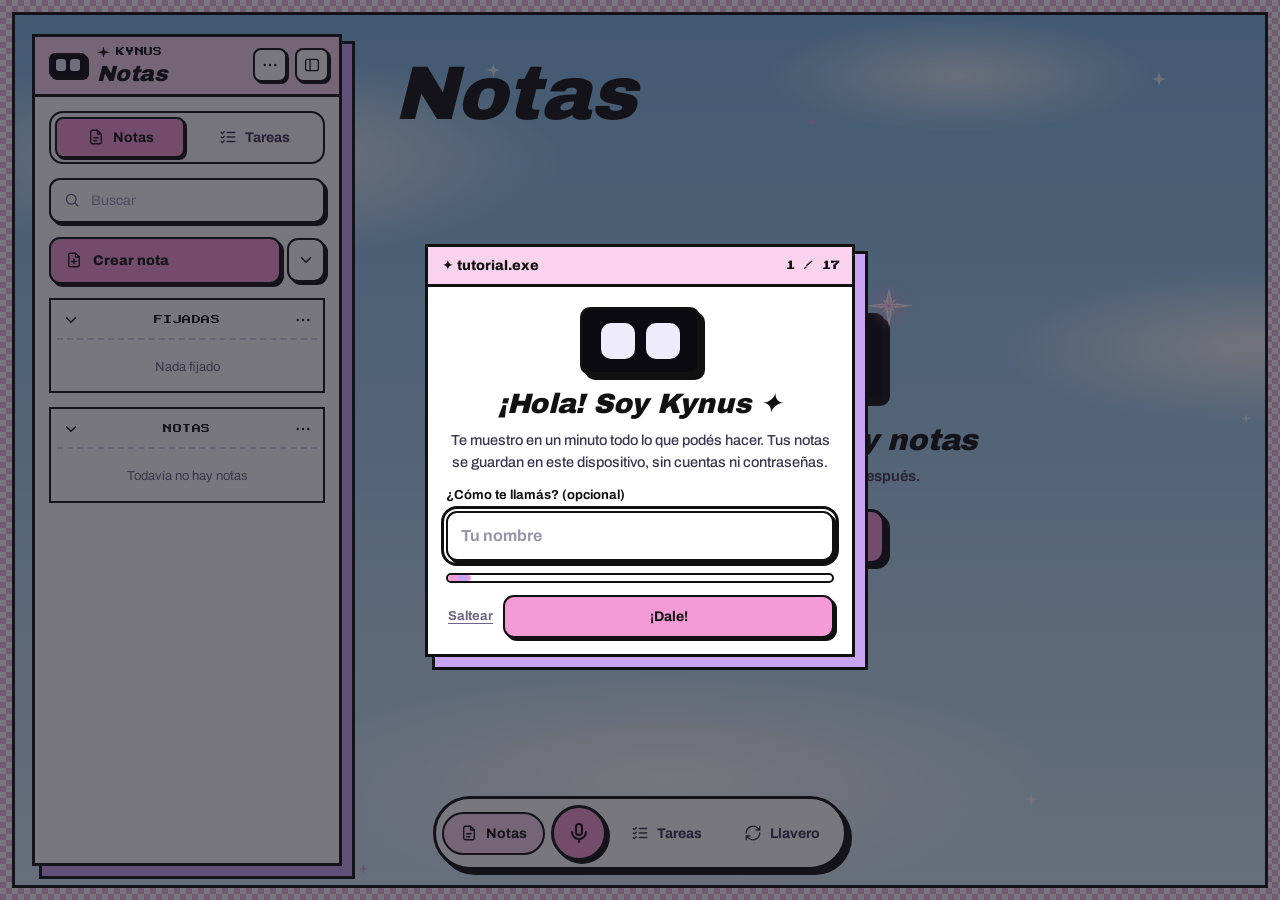
<file: index.html>
<!DOCTYPE html>
<html lang="es">
<head>
<meta charset="UTF-8">
<meta name="viewport" content="width=device-width, initial-scale=1, viewport-fit=cover">
<meta name="theme-color" content="#7FB9E6">
<meta name="apple-mobile-web-app-capable" content="yes">
<meta name="apple-mobile-web-app-status-bar-style" content="default">
<title>Kynus</title>
<meta name="apple-mobile-web-app-title" content="Kynus">
<link rel="icon" href="/iconos/favicon.svg?v=11" type="image/svg+xml">
<link rel="icon" href="/iconos/favicon-32.png?v=11" sizes="32x32" type="image/png">
<link rel="apple-touch-icon" href="/iconos/icono-180.png?v=11">
<link rel="manifest" href="/manifest.webmanifest?v=11">
<link rel="preconnect" href="https://fonts.googleapis.com">
<link rel="preconnect" href="https://fonts.gstatic.com" crossorigin>
<link href="https://fonts.googleapis.com/css2?family=Archivo+Black&family=Archivo:ital,wght@0,400..800;1,400..800&family=Press+Start+2P&display=swap" rel="stylesheet">
<script>
  // Decide el diseño según el DISPOSITIVO, no solo el ancho: celulares y tablets chicas
  // usan movil.css aunque el navegador esté en "Sitio de escritorio".
  (function(){
    var h = document.documentElement;
    var ua = navigator.userAgent || "";
    var lado = Math.min(screen.width, screen.height);
    var esCel = /Android|iPhone|iPod|Mobile|IEMobile|Opera Mini/i.test(ua) ||
                (navigator.maxTouchPoints > 1 && /Macintosh/.test(ua) && lado < 700) ||
                (window.matchMedia && matchMedia("(pointer:coarse)").matches && lado <= 900);
    function aplicar(){
      var movil = esCel || window.innerWidth <= 860;
      h.classList.toggle("movil", movil);
      // Si el celular igual dibuja la página como si fuera una PC (viewport de ~980px),
      // se amplía todo para que quede del tamaño real de la pantalla.
      var escala = 1;
      if (esCel && screen.width && window.innerWidth > screen.width * 1.3) escala = window.innerWidth / screen.width;
      h.style.zoom = escala > 1 ? escala : "";
    }
    aplicar();
    window.addEventListener("resize", aplicar);
    window.addEventListener("orientationchange", aplicar);
  })();
</script>
<link rel="stylesheet" href="/styles.css?v=21">
<link rel="stylesheet" href="/movil.css?v=21">
</head>
<body>

<!-- La estrella del logo (la misma de la presentación) -->
<svg width="0" height="0" style="position:absolute" aria-hidden="true" focusable="false">
  <defs>
    <symbol id="estrella" viewBox="-37 -29 74 62">
      <g style="fill: currentColor">
        <polygon points="0,0 10.8,-3.5 36,0 10.8,3.5"/>
        <polygon points="0,0 -10.8,3.5 -36,0 -10.8,-3.5"/>
        <polygon points="0,0 -4.5,-8.4 0,-28 4.5,-8.4"/>
        <polygon points="0,0 4.5,9.6 0,32 -4.5,9.6"/>
        <polygon points="0,0 1.2,-5.16 10.61,-10.61 5.16,-1.2"/>
        <polygon points="0,0 -4.74,-0.78 -9.19,-9.19 -0.78,-4.74"/>
        <polygon points="0,0 4.74,0.78 9.19,9.19 0.78,4.74"/>
        <polygon points="0,0 -0.99,4.95 -9.9,9.9 -4.95,0.99"/>
      </g>
      <g style="stroke: var(--tallado, transparent); stroke-width: 1.3; stroke-linecap: round">
        <line x1="0" y1="0" x2="19.8" y2="0"/><line x1="0" y1="0" x2="-19.8" y2="0"/>
        <line x1="0" y1="0" x2="0" y2="-15.4"/><line x1="0" y1="0" x2="0" y2="17.6"/>
        <line x1="0" y1="0" x2="6.36" y2="-6.36"/><line x1="0" y1="0" x2="-5.52" y2="-5.52"/>
        <line x1="0" y1="0" x2="5.52" y2="5.52"/><line x1="0" y1="0" x2="-5.94" y2="5.94"/>
      </g>
    </symbol>
  </defs>
</svg>

<!-- Estrellitas que titilan en el cielo (sólo opacidad: no cuestan nada) -->
<div class="estrellitas" aria-hidden="true"><i></i><i></i><i></i><i></i><i></i><i></i><i></i></div>

<div class="app">

  <!-- ============ SIDEBAR ============ -->
  <aside class="sidebar" id="sidebar">
    <header class="side-head">
      <div class="side-titulo">
        <span class="ojitos" aria-hidden="true"><i></i><i></i></span>
        <svg class="side-estrella" aria-hidden="true"><use href="#estrella"/></svg>
        <div>
          <p class="marca">KYNUS</p>
          <h1 id="sideTitulo">Notas</h1>
        </div>
      </div>
      <div class="side-acciones">
        <button class="icono" id="btnMenu" title="Más opciones" aria-label="Más opciones">
          <svg viewBox="0 0 24 24"><circle cx="5" cy="12" r="1.6"/><circle cx="12" cy="12" r="1.6"/><circle cx="19" cy="12" r="1.6"/></svg>
        </button>
        <button class="icono solo-pc" id="btnPanel" title="Ocultar panel" aria-label="Ocultar panel">
          <svg viewBox="0 0 24 24" fill="none" stroke="currentColor" stroke-width="1.8"><rect x="3.5" y="4.5" width="17" height="15" rx="2.5"/><path d="M9.5 4.5v15"/></svg>
        </button>
      </div>
    </header>

    <p class="saludo" id="saludo" hidden></p>

    <div class="tabs caja">
      <button class="tab activa" data-tab="notas">
        <svg viewBox="0 0 24 24" fill="none" stroke="currentColor" stroke-width="1.8" stroke-linecap="round" stroke-linejoin="round"><path d="M14 3H7a2 2 0 0 0-2 2v14a2 2 0 0 0 2 2h10a2 2 0 0 0 2-2V8z"/><path d="M14 3v5h5M9 13h6M9 17h4"/></svg>
        Notas
      </button>
      <button class="tab" data-tab="tareas">
        <svg viewBox="0 0 24 24" fill="none" stroke="currentColor" stroke-width="1.8" stroke-linecap="round" stroke-linejoin="round"><path d="m3 6 1.5 1.5L7 5M3 12l1.5 1.5L7 11M3 18l1.5 1.5L7 17M11 6h10M11 12h10M11 18h10"/></svg>
        Tareas
      </button>
    </div>

    <div class="buscar caja">
      <svg viewBox="0 0 24 24" fill="none" stroke="currentColor" stroke-width="1.8" stroke-linecap="round"><circle cx="11" cy="11" r="6.5"/><path d="m20 20-4-4"/></svg>
      <input type="search" id="buscador" placeholder="Buscar" autocomplete="off">
    </div>

    <div class="crear caja">
      <button class="btn-crear" id="btnCrear">
        <svg viewBox="0 0 24 24" fill="none" stroke="currentColor" stroke-width="1.8" stroke-linecap="round" stroke-linejoin="round"><path d="M14 3H7a2 2 0 0 0-2 2v14a2 2 0 0 0 2 2h10a2 2 0 0 0 2-2V8z"/><path d="M14 3v5h5M12 11v6M9 14h6"/></svg>
        <span id="txtCrear">Crear nota</span>
      </button>
      <button class="icono" id="btnCrearMas" aria-label="Más formas de crear">
        <svg viewBox="0 0 24 24" fill="none" stroke="currentColor" stroke-width="1.8" stroke-linecap="round"><path d="m6 9 6 6 6-6"/></svg>
      </button>
    </div>

    <div class="secciones">
      <section class="seccion caja" data-sec="fijadas">
        <header class="sec-head">
          <button class="icono chico plegar" aria-label="Plegar"><svg viewBox="0 0 24 24" fill="none" stroke="currentColor" stroke-width="1.8" stroke-linecap="round"><path d="m6 9 6 6 6-6"/></svg></button>
          <h2>Fijadas</h2>
          <button class="icono chico orden" aria-label="Ordenar"><svg viewBox="0 0 24 24"><circle cx="5" cy="12" r="1.6"/><circle cx="12" cy="12" r="1.6"/><circle cx="19" cy="12" r="1.6"/></svg></button>
        </header>
        <ul class="lista" id="listaFijadas"></ul>
        <p class="vacia" id="vaciaFijadas">Nada fijado</p>
      </section>

      <section class="seccion caja" data-sec="todas">
        <header class="sec-head">
          <button class="icono chico plegar" aria-label="Plegar"><svg viewBox="0 0 24 24" fill="none" stroke="currentColor" stroke-width="1.8" stroke-linecap="round"><path d="m6 9 6 6 6-6"/></svg></button>
          <h2 id="tituloTodas">Notas</h2>
          <button class="icono chico orden" aria-label="Ordenar"><svg viewBox="0 0 24 24"><circle cx="5" cy="12" r="1.6"/><circle cx="12" cy="12" r="1.6"/><circle cx="19" cy="12" r="1.6"/></svg></button>
        </header>
        <ul class="lista" id="listaTodas"></ul>
        <p class="vacia" id="vaciaTodas">Todavía no hay notas</p>
      </section>
    </div>
  </aside>

  <!-- ============ PRINCIPAL ============ -->
  <main class="principal" id="principal">
    <button class="icono btn-abrir-panel" id="btnAbrirPanel" title="Mostrar panel" aria-label="Mostrar panel" hidden>
      <svg viewBox="0 0 24 24" fill="none" stroke="currentColor" stroke-width="1.8"><rect x="3.5" y="4.5" width="17" height="15" rx="2.5"/><path d="M9.5 4.5v15"/></svg>
    </button>

    <!-- Vacío -->
    <section class="vacio" id="vistaVacia">
      <h1 class="titulo-pagina" id="tituloPagina">Notas</h1>
      <div class="vacio-centro">
        <div class="mascota" aria-hidden="true">
          <span class="ojitos grande"><i></i><i></i></span>
          <svg class="mascota-estrella"><use href="#estrella"/></svg>
        </div>
        <h2 id="vacioTitulo">Todavía no hay notas</h2>
        <p id="vacioSub">Escribí ahora. Organizá después.</p>
        <button class="btn-acento" id="btnCrearVacio">
          <svg viewBox="0 0 24 24" fill="none" stroke="currentColor" stroke-width="2" stroke-linecap="round"><path d="M12 5v14M5 12h14"/></svg>
          <span id="txtCrearVacio">Crear nota</span>
        </button>
      </div>
    </section>

    <!-- Editor -->
    <section class="editor" id="vistaEditor" hidden>
      <header class="ed-head">
        <button class="icono solo-movil" id="btnVolver" aria-label="Volver">
          <svg viewBox="0 0 24 24" fill="none" stroke="currentColor" stroke-width="2" stroke-linecap="round" stroke-linejoin="round"><path d="m15 18-6-6 6-6"/></svg>
        </button>
        <span class="ed-ventana" id="edVentana">nota.txt</span>
        <div class="ed-acciones">
          <button class="icono" id="btnFijar" title="Fijar" aria-label="Fijar">
            <svg viewBox="0 0 24 24" fill="none" stroke="currentColor" stroke-width="1.8" stroke-linecap="round" stroke-linejoin="round"><path d="M12 17v5M9 3h6l-1 6 3 3v2H7v-2l3-3z"/></svg>
          </button>
          <button class="icono" id="btnZen" title="Modo lectura" aria-label="Modo lectura">
            <svg viewBox="0 0 24 24" fill="none" stroke="currentColor" stroke-width="1.8" stroke-linecap="round" stroke-linejoin="round"><path d="M2 12s3.5-7 10-7 10 7 10 7-3.5 7-10 7S2 12 2 12z"/><circle cx="12" cy="12" r="3"/></svg>
          </button>
        </div>
      </header>

      <div class="ed-hoja" id="edHoja">
        <div class="ed-portada" id="edPortada" hidden></div>
        <textarea id="edTitulo" class="ed-titulo" placeholder="Sin título" autocomplete="off" rows="1" spellcheck="true"></textarea>

        <div class="ed-meta">
          <button class="estado" id="edEstado" data-estado="borrador" title="Cambiar estado"><i></i><span>Borrador</span></button>
          <span class="contador" id="edContador">0 / 35.000 caracteres</span>
          <span class="ed-fecha" id="edFecha"></span>
        </div>

        <div class="toolbar" id="toolbar">
          <button data-cmd="bold" title="Negrita"><b>B</b></button>
          <button data-cmd="italic" title="Cursiva"><i>I</i></button>
          <button data-cmd="underline" title="Subrayado"><u>U</u></button>
          <button data-cmd="strikeThrough" title="Tachado"><s>S</s></button>
          <span class="sep"></span>
          <button data-block="H2" title="Título (en una presentación, cada título es una diapositiva)">H</button>
          <button data-cmd="insertUnorderedList" title="Lista">•</button>
          <button data-cmd="insertOrderedList" title="Lista numerada">1.</button>
          <button data-check title="Lista con casillas">
            <svg viewBox="0 0 24 24" fill="none" stroke="currentColor" stroke-width="2" stroke-linecap="round" stroke-linejoin="round"><rect x="3" y="4" width="7" height="7" rx="1"/><path d="m4.5 7.5 1.5 1.5 2.5-3M14 7.5h7M3 14h7v7H3zM14 17.5h7"/></svg>
          </button>
          <button data-block="BLOCKQUOTE" title="Cita">❝</button>
          <span class="sep"></span>
          <button id="tbFoto" title="Agregar foto">
            <svg viewBox="0 0 24 24" fill="none" stroke="currentColor" stroke-width="1.8" stroke-linecap="round" stroke-linejoin="round"><rect x="3" y="5" width="18" height="14" rx="2"/><circle cx="9" cy="10" r="1.6"/><path d="m21 16-5-5-8 8"/></svg>
          </button>
          <button id="tbAudio" title="Grabar audio">
            <svg viewBox="0 0 24 24" fill="none" stroke="currentColor" stroke-width="1.8" stroke-linecap="round"><rect x="9" y="3" width="6" height="11" rx="3"/><path d="M5 11a7 7 0 0 0 14 0M12 18v3"/></svg>
          </button>
          <button id="tbDictar" title="Dictar (voz a texto)">
            <svg viewBox="0 0 24 24" fill="none" stroke="currentColor" stroke-width="1.8" stroke-linecap="round"><path d="M4 7h10M4 12h7M4 17h5"/><rect x="15" y="9" width="5" height="8" rx="2.5"/></svg>
          </button>
        </div>

        <!-- Nota -->
        <div id="edCuerpo" class="ed-cuerpo" contenteditable="true" data-placeholder="Anotá una idea, una decisión o el próximo paso que no querés olvidar…"></div>

        <!-- Tarea -->
        <div id="edTareas" class="ed-tareas" hidden>
          <ul id="items" class="items"></ul>
          <form class="nuevo-item" id="formItem">
            <span class="check falso"></span>
            <input type="text" id="nuevoItem" placeholder="Agregar tarea" autocomplete="off">
          </form>
        </div>

        <div class="adjuntos" id="adjuntos"></div>
      </div>
    </section>
  </main>
</div>

<!-- ============ NAV INFERIOR ============ -->
<nav class="nav" id="nav">
  <button class="nav-btn activo" data-tab="notas">
    <svg viewBox="0 0 24 24" fill="none" stroke="currentColor" stroke-width="1.8" stroke-linecap="round" stroke-linejoin="round"><path d="M14 3H7a2 2 0 0 0-2 2v14a2 2 0 0 0 2 2h10a2 2 0 0 0 2-2V8z"/><path d="M14 3v5h5M9 13h6M9 17h4"/></svg>
    <span>Notas</span>
  </button>
  <button class="grabar" id="btnGrabar" aria-label="Grabar y agendar en Google Calendar">
    <svg class="ico-mic" viewBox="0 0 24 24" fill="none" stroke="currentColor" stroke-width="2" stroke-linecap="round"><rect x="9" y="3" width="6" height="11" rx="3"/><path d="M5 11a7 7 0 0 0 14 0M12 18v3"/></svg>
    <span class="ico-stop"></span>
  </button>
  <button class="nav-btn" data-tab="tareas">
    <svg viewBox="0 0 24 24" fill="none" stroke="currentColor" stroke-width="1.8" stroke-linecap="round" stroke-linejoin="round"><path d="m3 6 1.5 1.5L7 5M3 12l1.5 1.5L7 11M3 18l1.5 1.5L7 17M11 6h10M11 12h10M11 18h10"/></svg>
    <span>Tareas</span>
  </button>
  <button class="nav-btn" id="btnSync" aria-label="Sincronizar los eventos de hoy con el llavero">
    <svg viewBox="0 0 24 24" fill="none" stroke="currentColor" stroke-width="1.8" stroke-linecap="round" stroke-linejoin="round"><path d="M21 12a9 9 0 0 1-15.5 6.2L3 16M3 12a9 9 0 0 1 15.5-6.2L21 8M21 3v5h-5M3 21v-5h5"/></svg>
    <span>Llavero</span>
  </button>
</nav>

<!-- ============ BARRA DE LA NOTA (aparece al editar) ============ -->
<div class="barra-nota" id="barraNota">
  <div class="grupo">
    <button id="bnDeshacer" title="Deshacer" aria-label="Deshacer">
      <svg viewBox="0 0 24 24" fill="none" stroke="currentColor" stroke-width="2" stroke-linecap="round" stroke-linejoin="round"><path d="M9 14 4 9l5-5"/><path d="M4 9h10.5a5.5 5.5 0 0 1 0 11H11"/></svg>
    </button>
    <button id="bnRehacer" title="Rehacer" aria-label="Rehacer">
      <svg viewBox="0 0 24 24" fill="none" stroke="currentColor" stroke-width="2" stroke-linecap="round" stroke-linejoin="round"><path d="m15 14 5-5-5-5"/><path d="M20 9H9.5a5.5 5.5 0 0 0 0 11H13"/></svg>
    </button>
  </div>
  <div class="grupo">
    <button id="bnQR" title="Pasar la nota por código QR" aria-label="Código QR">
      <svg viewBox="0 0 24 24" fill="none" stroke="currentColor" stroke-width="2" stroke-linecap="round" stroke-linejoin="round"><rect x="3" y="3" width="7" height="7" rx="1"/><rect x="14" y="3" width="7" height="7" rx="1"/><rect x="3" y="14" width="7" height="7" rx="1"/><path d="M14 14h3v3h-3zM20 14v.01M14 20h.01M17 20h4v-3"/></svg>
    </button>
    <button id="bnBuscar" title="Buscar en la nota (Ctrl+F)" aria-label="Buscar en la nota">
      <svg viewBox="0 0 24 24" fill="none" stroke="currentColor" stroke-width="2" stroke-linecap="round"><circle cx="11" cy="11" r="6.5"/><path d="m20 20-4-4"/></svg>
    </button>
  </div>
  <button class="grabar chico" id="bnGrabar" aria-label="Grabar y agendar en Google Calendar" title="Grabar y agendar">
    <svg class="ico-mic" viewBox="0 0 24 24" fill="none" stroke="currentColor" stroke-width="2" stroke-linecap="round"><rect x="9" y="3" width="6" height="11" rx="3"/><path d="M5 11a7 7 0 0 0 14 0M12 18v3"/></svg>
    <span class="ico-stop"></span>
  </button>
  <div class="grupo">
    <button id="btnNotaMenu" title="Más opciones" aria-label="Más opciones">
      <svg viewBox="0 0 24 24"><circle cx="5" cy="12" r="1.6"/><circle cx="12" cy="12" r="1.6"/><circle cx="19" cy="12" r="1.6"/></svg>
    </button>
    <button id="bnHerramientas" title="Mostrar u ocultar las herramientas" aria-label="Herramientas">
      <svg viewBox="0 0 24 24" fill="none" stroke="currentColor" stroke-width="2" stroke-linecap="round" stroke-linejoin="round"><path d="m6 9 6 6 6-6"/></svg>
    </button>
  </div>
</div>

<!-- Buscar dentro de la nota -->
<div class="busca-nota" id="buscaNota" hidden>
  <svg viewBox="0 0 24 24" fill="none" stroke="currentColor" stroke-width="2" stroke-linecap="round"><circle cx="11" cy="11" r="6.5"/><path d="m20 20-4-4"/></svg>
  <input type="search" id="inpBuscaNota" placeholder="Buscar en la nota" autocomplete="off">
  <span class="busca-cuenta" id="buscaCuenta">0/0</span>
  <button id="buscaAnterior" aria-label="Anterior"><svg viewBox="0 0 24 24" fill="none" stroke="currentColor" stroke-width="2" stroke-linecap="round"><path d="m18 15-6-6-6 6"/></svg></button>
  <button id="buscaSiguiente" aria-label="Siguiente"><svg viewBox="0 0 24 24" fill="none" stroke="currentColor" stroke-width="2" stroke-linecap="round"><path d="m6 9 6 6 6-6"/></svg></button>
  <button id="buscaCerrar" aria-label="Cerrar búsqueda"><svg viewBox="0 0 24 24" fill="none" stroke="currentColor" stroke-width="2" stroke-linecap="round"><path d="M6 6l12 12M18 6 6 18"/></svg></button>
</div>

<!-- Menú grande de la nota (con submenús) -->
<div class="menu-rico" id="menuRico" hidden></div>

<!-- Ventanita (QR) -->
<div class="modal" id="modal" hidden>
  <div class="modal-ventana" role="dialog" aria-modal="true" aria-labelledby="modalTitulo">
    <div class="modal-barra"><span id="modalTitulo">compartir.exe</span><button id="modalCerrar" aria-label="Cerrar">×</button></div>
    <div class="modal-cuerpo" id="modalCuerpo"></div>
  </div>
</div>

<!-- Presentación -->
<div class="presentacion" id="presentacion" hidden>
  <div class="diapo-marco">
    <div class="diapo-barra"><span id="diapoTitulo">presentacion.exe</span><button id="diapoCerrar" aria-label="Cerrar presentación">×</button></div>
    <div class="diapo" id="diapo"></div>
  </div>
  <div class="diapo-controles">
    <button id="diapoAnterior" aria-label="Anterior"><svg viewBox="0 0 24 24" fill="none" stroke="currentColor" stroke-width="2.4" stroke-linecap="round"><path d="m15 18-6-6 6-6"/></svg></button>
    <span id="diapoCuenta">1 / 1</span>
    <button id="diapoSiguiente" aria-label="Siguiente"><svg viewBox="0 0 24 24" fill="none" stroke="currentColor" stroke-width="2.4" stroke-linecap="round"><path d="m9 18 6-6-6-6"/></svg></button>
    <button id="diapoPantalla" aria-label="Pantalla completa" title="Pantalla completa"><svg viewBox="0 0 24 24" fill="none" stroke="currentColor" stroke-width="2.2" stroke-linecap="round"><path d="M4 9V4h5M20 9V4h-5M4 15v5h5M20 15v5h-5"/></svg></button>
  </div>
</div>

<!-- ============ BIENVENIDA ============ -->
<div class="bienvenida caja" id="bienvenida" hidden>
  <p class="marca">KYNUS</p>
  <h3>Hacé tuyo este rincón</h3>
  <p class="bien-sub">Escribí tu nombre y Kynus te va a saludar en este dispositivo.</p>
  <input type="text" id="inpNombre" placeholder="Tu nombre" autocomplete="given-name">
  <label class="bien-check"><input type="checkbox" id="chkSinNombre"> No quiero poner mi nombre</label>
  <div class="bien-botones">
    <button class="btn-sec ancho" id="btnGuardarNombre">Guardar</button>
    <button class="btn-sec" id="btnOmitir">Omitir</button>
  </div>
</div>

<!-- ============ MENÚ FLOTANTE ============ -->
<div class="menu" id="menu" hidden></div>

<!-- ============ AVISO ============ -->
<div class="aviso" id="aviso" role="status"></div>

<input type="file" id="inpFoto" accept="image/*" hidden>
<input type="file" id="inpArchivo" accept=".pdf,.txt,.md,.docx,.doc,application/pdf,text/plain,text/markdown,application/vnd.openxmlformats-officedocument.wordprocessingml.document,application/msword" hidden>
<input type="file" id="inpPortada" accept="image/*" hidden>
<input type="file" id="inpImportar" accept="application/json" hidden>

<script src="/app.js?v=21"></script>
</body>
</html>
</file>
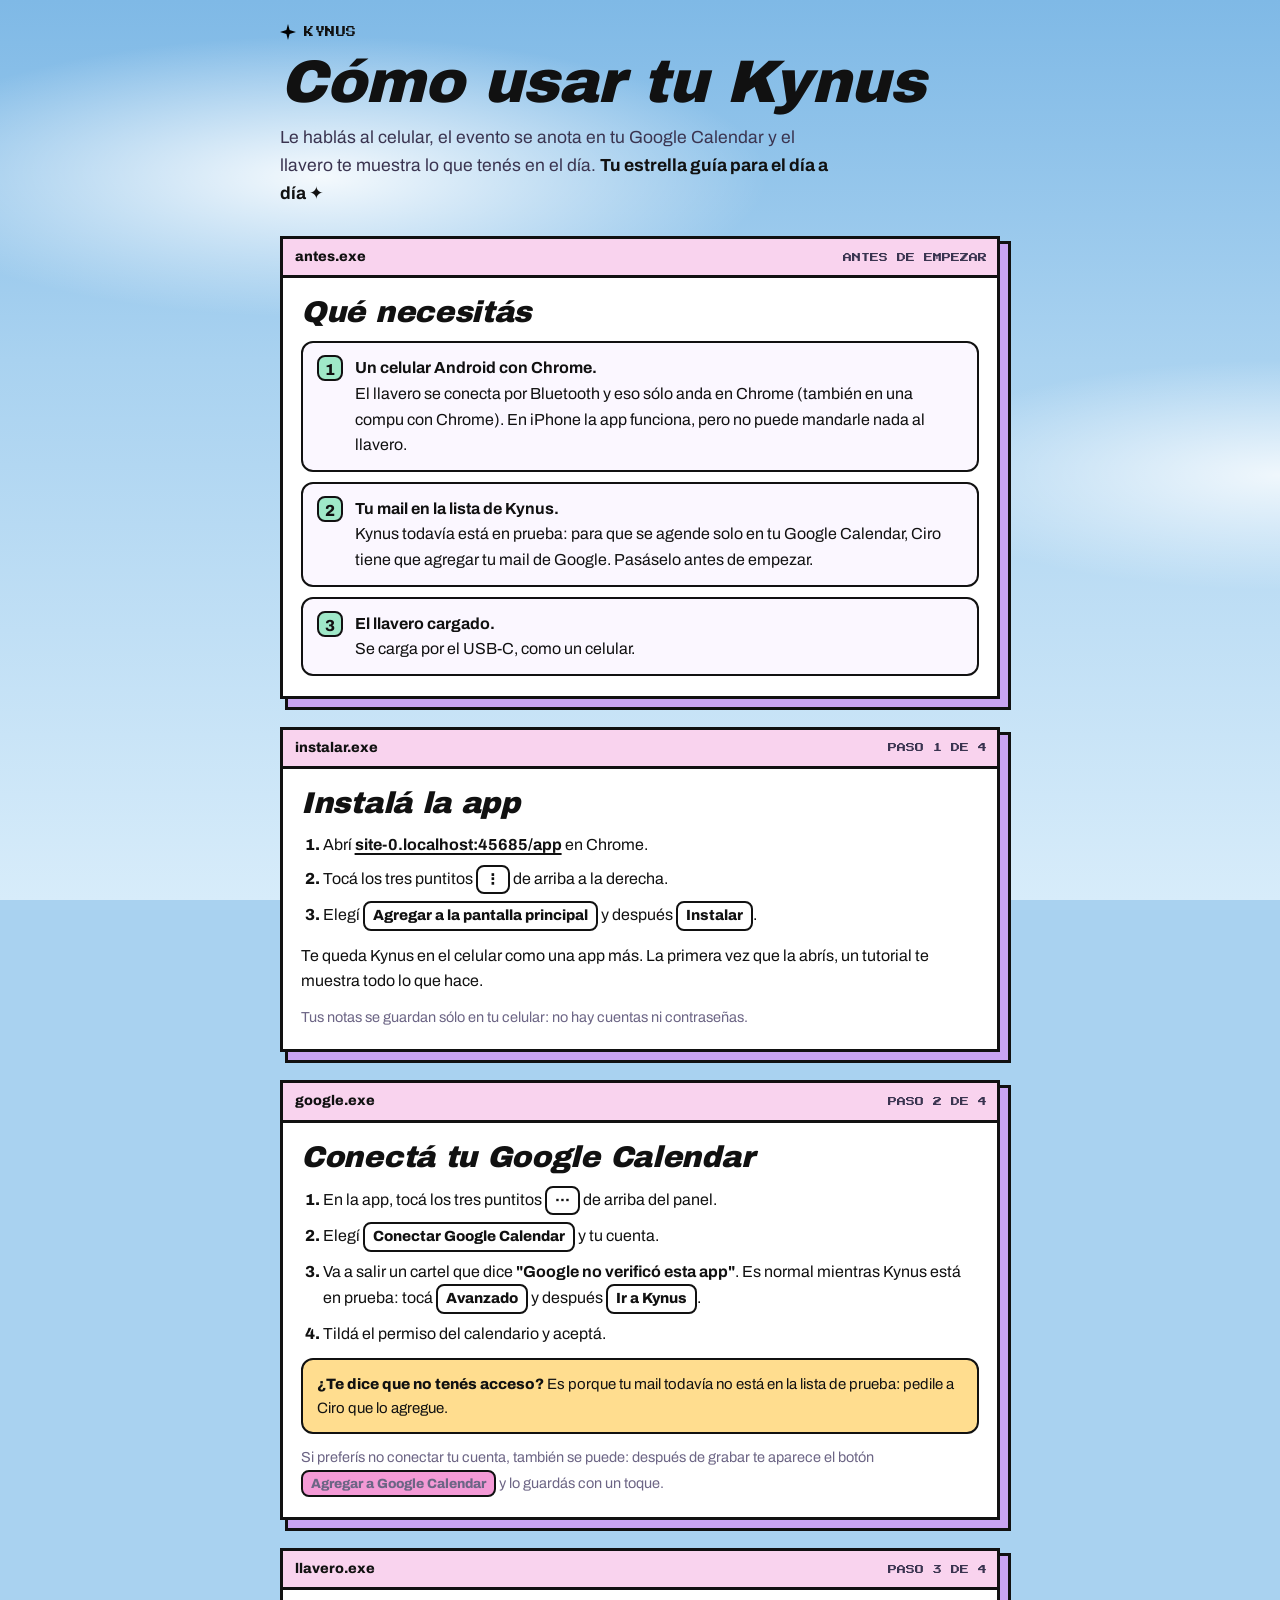
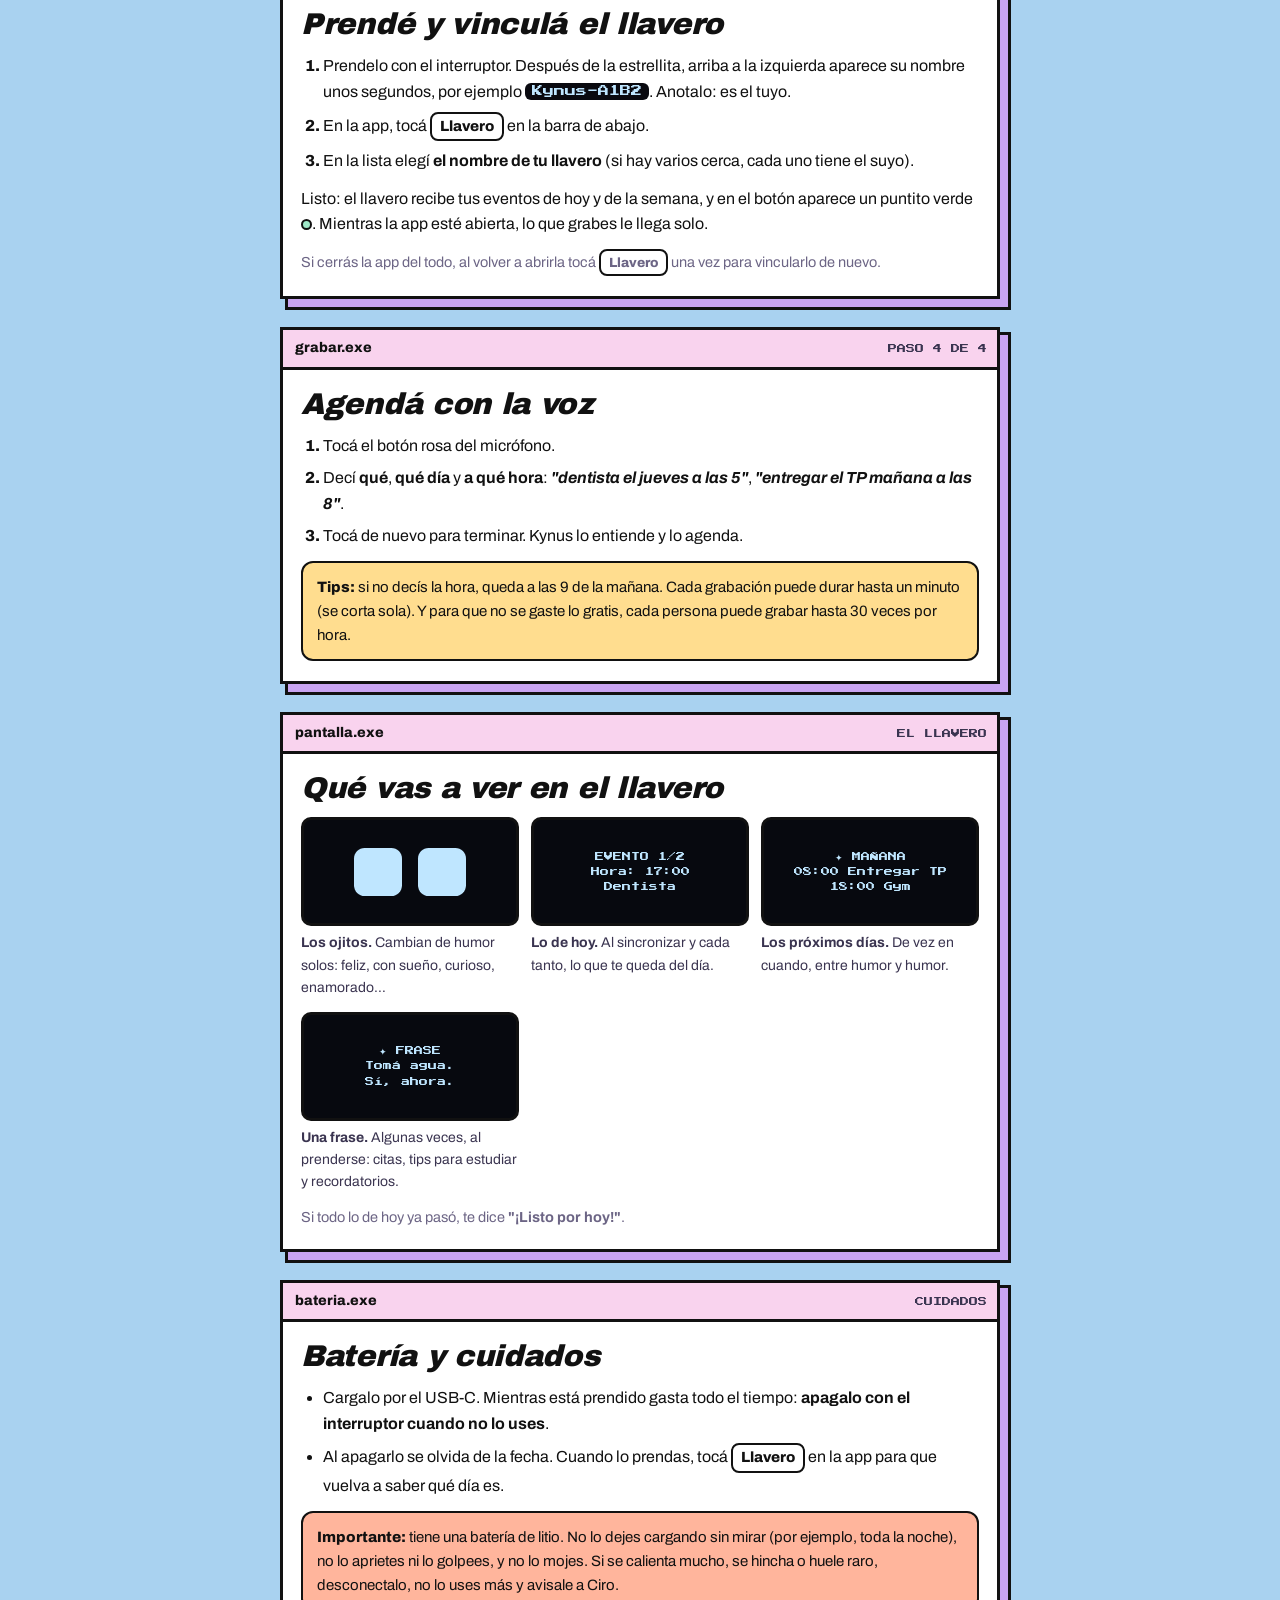
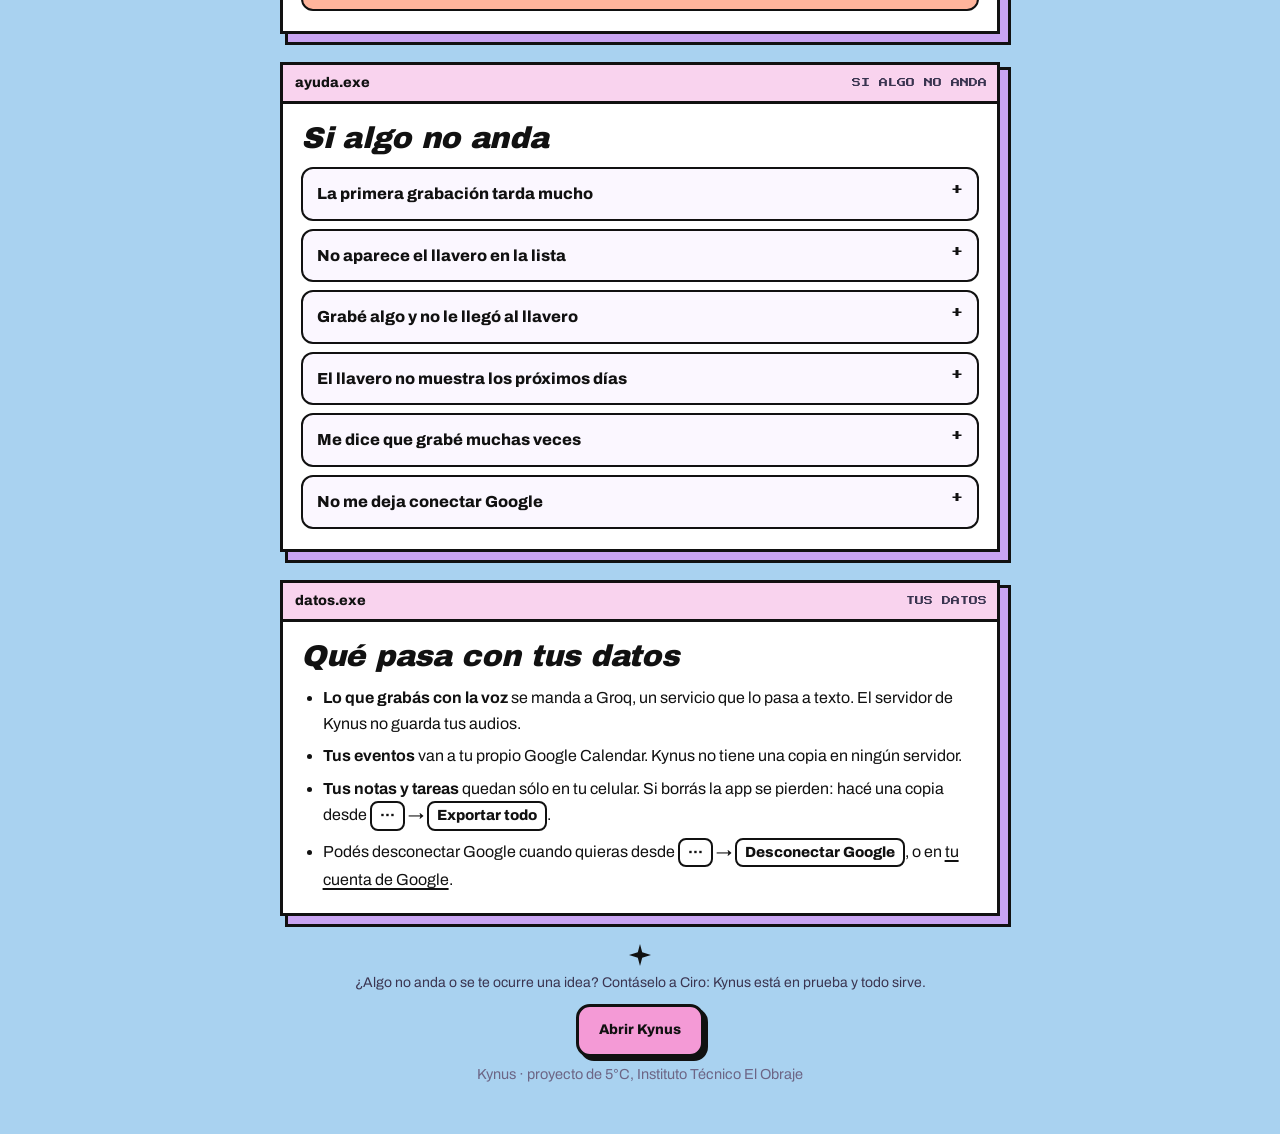
<file: guia/index.html>
<!doctype html>
<html lang="es">
<head>
<meta charset="utf-8">
<meta name="viewport" content="width=device-width, initial-scale=1, viewport-fit=cover">
<title>Cómo usar Kynus</title>
<meta name="description" content="Guía para usar Kynus: instalar la app, conectar Google Calendar, vincular el llavero y agendar con la voz.">
<meta name="theme-color" content="#7FB9E6">
<link rel="icon" href="/iconos/favicon.svg?v=11" type="image/svg+xml">
<link rel="icon" href="/iconos/favicon-32.png?v=11" sizes="32x32" type="image/png">
<link rel="apple-touch-icon" href="/iconos/icono-180.png?v=11">
<link rel="preconnect" href="https://fonts.googleapis.com">
<link rel="preconnect" href="https://fonts.gstatic.com" crossorigin>
<link href="https://fonts.googleapis.com/css2?family=Archivo+Black&family=Archivo:wght@400;500;700;800&family=Press+Start+2P&display=swap" rel="stylesheet">
<style>
  /* Guía de Kynus: la estética del proyecto (cielo Y2K, ventanitas tipo Windows 98),
     pensada para leer en el celular. Un solo aspecto claro, a propósito. */
  :root{
    --tinta:#111111; --texto-2:#3A3450; --tenue:#6C6585;
    --papel:#FFFFFF; --papel-2:#FBF7FF;
    --rosa:#F49AD6; --rosa-claro:#F9D3EE; --lila:#C9A4F2; --menta:#9FE8C8; --manteca:#FFDD8F; --durazno:#FFB59C;
    --cielo-1:#7FB9E6; --cielo-2:#A9D2F0; --cielo-3:#D7ECFA;
    --borde:3px solid var(--tinta);
    --sombra-ventana:8px 8px 0 0 var(--lila), 8px 8px 0 3px var(--tinta);
    --fuente:"Archivo", system-ui, -apple-system, "Segoe UI", Roboto, sans-serif;
    --titulo:"Archivo Black", "Archivo", system-ui, sans-serif;
    --pixel:"Press Start 2P", ui-monospace, monospace;
    color-scheme:light;
  }
  *{ box-sizing:border-box; }
  html{ -webkit-text-size-adjust:100%; }
  body{
    margin:0; color:var(--tinta); font:16px/1.6 var(--fuente); -webkit-font-smoothing:antialiased;
    background:
      radial-gradient(closest-side, rgba(255,255,255,.9), rgba(255,255,255,0)) -10vw 4vh / 70vw 22vw no-repeat,
      radial-gradient(closest-side, rgba(255,255,255,.8), rgba(255,255,255,0)) 70vw 40vh / 60vw 18vw no-repeat,
      linear-gradient(180deg, var(--cielo-1) 0%, var(--cielo-2) 40%, var(--cielo-3) 100%) fixed;
    background-color:var(--cielo-2);
    padding:max(24px, env(safe-area-inset-top)) max(16px, env(safe-area-inset-right)) max(48px, env(safe-area-inset-bottom)) max(16px, env(safe-area-inset-left));
  }
  .hoja{ max-width:720px; margin:0 auto; display:flex; flex-direction:column; gap:28px; }
  a{ color:var(--tinta); text-underline-offset:3px; text-decoration-thickness:2px; }
  a:hover{ text-decoration-color:var(--rosa); }
  :focus-visible{ outline:3px solid var(--rosa); outline-offset:3px; }

  /* ---------- Cabecera ---------- */
  .marca{ display:flex; align-items:center; gap:8px; font:400 10px/1 var(--pixel); letter-spacing:.06em; }
  .marca svg{ width:16px; height:16px; }
  h1{ font:italic 400 clamp(36px, 10vw, 60px)/1 var(--titulo); letter-spacing:-.015em; margin:12px 0 12px; text-wrap:balance; }
  .bajada{ margin:0; font-size:17.5px; color:var(--texto-2); max-width:56ch; }
  .lema{ font-weight:700; color:var(--tinta); }

  /* ---------- Ventanitas ---------- */
  .ventana{ background:var(--papel); border:var(--borde); box-shadow:var(--sombra-ventana); }
  .barra{ display:flex; align-items:center; justify-content:space-between; gap:12px; padding:7px 10px 7px 12px; background:var(--rosa-claro); border-bottom:var(--borde); font-weight:800; font-size:14px; }
  .barra .paso{ font:400 9px/1 var(--pixel); color:var(--texto-2); white-space:nowrap; }
  .cuerpo{ padding:18px 18px 20px; display:flex; flex-direction:column; gap:12px; }
  h2{ font:italic 400 clamp(23px, 6vw, 30px)/1.1 var(--titulo); margin:0; letter-spacing:-.01em; text-wrap:balance; }
  h3{ font:800 16px/1.3 var(--fuente); margin:6px 0 0; }
  p{ margin:0; }
  ol, ul{ margin:0; padding-left:1.35em; display:flex; flex-direction:column; gap:7px; }
  li::marker{ font-weight:800; }
  .tenue{ color:var(--tenue); font-size:14.5px; }

  /* Lo que hay que tener antes de empezar */
  .necesitas{ list-style:none; padding:0; display:grid; gap:10px; }
  .necesitas li{ display:flex; gap:12px; align-items:flex-start; padding:12px 14px; background:var(--papel-2); border:2px solid var(--tinta); border-radius:12px; }
  .necesitas b{ display:block; }
  .marquita{ flex-shrink:0; width:26px; height:26px; display:grid; place-items:center; border:2px solid var(--tinta); border-radius:8px; background:var(--menta); font-weight:800; }

  /* Botones y textos de la app, como se ven en pantalla */
  .boton{ display:inline-block; padding:1px 8px; border:2px solid var(--tinta); border-radius:8px; background:var(--papel); font-weight:800; font-size:.92em; white-space:nowrap; }
  .boton.rosa{ background:var(--rosa); }
  .boton.verde{ background:var(--menta); }
  .punto{ display:inline-block; width:11px; height:11px; border-radius:50%; background:var(--menta); border:2px solid var(--tinta); vertical-align:-1px; }
  code, .nombre{ font:400 11px/1.6 var(--pixel); background:#0A0A10; color:#BFE6FF; padding:3px 7px; border-radius:6px; white-space:nowrap; }
  .ejemplo{ font-weight:700; font-style:italic; }

  /* Notas y avisos */
  .nota{ padding:12px 14px; border:2px solid var(--tinta); border-radius:12px; background:var(--manteca); font-size:15px; }
  .nota.cuidado{ background:var(--durazno); }
  .nota b{ font-weight:800; }

  /* Pantallita del llavero (como se ve el OLED) */
  .pantallas{ display:grid; grid-template-columns:repeat(auto-fill, minmax(min(100%, 200px), 1fr)); gap:12px; }
  .pantalla{ display:flex; flex-direction:column; gap:6px; }
  .oled{ aspect-ratio:2/1; max-width:100%; background:#07090F; border:3px solid var(--tinta); border-radius:10px; display:grid; place-items:center; padding:10px; color:#BFE6FF; font:400 9px/1.7 var(--pixel); text-align:center; overflow:hidden; }
  .oled .ojos{ display:flex; gap:12%; width:70%; justify-content:center; }
  .oled .ojos i{ width:36%; aspect-ratio:1; background:#BFE6FF; border-radius:22%; }
  .pantalla span{ font-size:14px; color:var(--texto-2); }

  /* Preguntas */
  details{ border:2px solid var(--tinta); border-radius:12px; background:var(--papel-2); }
  details + details{ margin-top:8px; }
  summary{ cursor:pointer; padding:12px 14px; font-weight:800; list-style:none; display:flex; justify-content:space-between; gap:12px; }
  summary::-webkit-details-marker{ display:none; }
  summary::after{ content:"+"; font:400 12px/1.6 var(--pixel); }
  details[open] summary::after{ content:"−"; }
  details > div{ padding:0 14px 14px; display:flex; flex-direction:column; gap:8px; }

  .pie{ text-align:center; color:var(--texto-2); font-size:14px; display:flex; flex-direction:column; gap:6px; align-items:center; }
  .pie .estrella{ width:22px; height:22px; }
  .ir-app{ display:inline-block; margin-top:4px; padding:12px 20px; background:var(--rosa); border:var(--borde); border-radius:14px; box-shadow:4px 4px 0 var(--tinta); font-weight:800; text-decoration:none; }
  .ir-app:active{ transform:translate(2px, 2px); box-shadow:2px 2px 0 var(--tinta); }
  @media (prefers-reduced-motion:reduce){ .ir-app:active{ transform:none; } }
</style>
</head>
<body>
<main class="hoja">

  <header>
    <div class="marca">
      <svg viewBox="0 0 10 10" aria-hidden="true"><path d="M5 0 6 3.8 10 5 6 6.2 5 10 4 6.2 0 5 4 3.8z"/></svg>
      KYNUS
    </div>
    <h1>Cómo usar tu Kynus</h1>
    <p class="bajada">Le hablás al celular, el evento se anota en tu Google Calendar y el llavero te muestra lo que tenés en el día. <span class="lema">Tu estrella guía para el día a día ✦</span></p>
  </header>

  <!-- Qué necesitás -->
  <section class="ventana" aria-labelledby="t-necesitas">
    <div class="barra"><span>antes.exe</span><span class="paso">ANTES DE EMPEZAR</span></div>
    <div class="cuerpo">
      <h2 id="t-necesitas">Qué necesitás</h2>
      <ul class="necesitas">
        <li><span class="marquita" aria-hidden="true">1</span><span><b>Un celular Android con Chrome.</b> El llavero se conecta por Bluetooth y eso sólo anda en Chrome (también en una compu con Chrome). En iPhone la app funciona, pero no puede mandarle nada al llavero.</span></li>
        <li><span class="marquita" aria-hidden="true">2</span><span><b>Tu mail en la lista de Kynus.</b> Kynus todavía está en prueba: para que se agende solo en tu Google Calendar, Ciro tiene que agregar tu mail de Google. Pasáselo antes de empezar.</span></li>
        <li><span class="marquita" aria-hidden="true">3</span><span><b>El llavero cargado.</b> Se carga por el USB-C, como un celular.</span></li>
      </ul>
    </div>
  </section>

  <!-- Paso 1 -->
  <section class="ventana" aria-labelledby="t-instalar">
    <div class="barra"><span>instalar.exe</span><span class="paso">PASO 1 DE 4</span></div>
    <div class="cuerpo">
      <h2 id="t-instalar">Instalá la app</h2>
      <ol>
        <li>Abrí <a href="/app"><b id="dirApp">esta misma página, en /app</b></a> en Chrome.</li>
        <li>Tocá los tres puntitos <span class="boton">⋮</span> de arriba a la derecha.</li>
        <li>Elegí <span class="boton">Agregar a la pantalla principal</span> y después <span class="boton">Instalar</span>.</li>
      </ol>
      <p>Te queda Kynus en el celular como una app más. La primera vez que la abrís, un tutorial te muestra todo lo que hace.</p>
      <p class="tenue">Tus notas se guardan sólo en tu celular: no hay cuentas ni contraseñas.</p>
    </div>
  </section>

  <!-- Paso 2 -->
  <section class="ventana" aria-labelledby="t-google">
    <div class="barra"><span>google.exe</span><span class="paso">PASO 2 DE 4</span></div>
    <div class="cuerpo">
      <h2 id="t-google">Conectá tu Google Calendar</h2>
      <ol>
        <li>En la app, tocá los tres puntitos <span class="boton">···</span> de arriba del panel.</li>
        <li>Elegí <span class="boton">Conectar Google Calendar</span> y tu cuenta.</li>
        <li>Va a salir un cartel que dice <b>"Google no verificó esta app"</b>. Es normal mientras Kynus está en prueba: tocá <span class="boton">Avanzado</span> y después <span class="boton">Ir a Kynus</span>.</li>
        <li>Tildá el permiso del calendario y aceptá.</li>
      </ol>
      <div class="nota"><b>¿Te dice que no tenés acceso?</b> Es porque tu mail todavía no está en la lista de prueba: pedile a Ciro que lo agregue.</div>
      <p class="tenue">Si preferís no conectar tu cuenta, también se puede: después de grabar te aparece el botón <span class="boton rosa">Agregar a Google Calendar</span> y lo guardás con un toque.</p>
    </div>
  </section>

  <!-- Paso 3 -->
  <section class="ventana" aria-labelledby="t-llavero">
    <div class="barra"><span>llavero.exe</span><span class="paso">PASO 3 DE 4</span></div>
    <div class="cuerpo">
      <h2 id="t-llavero">Prendé y vinculá el llavero</h2>
      <ol>
        <li>Prendelo con el interruptor. Después de la estrellita, arriba a la izquierda aparece su nombre unos segundos, por ejemplo <span class="nombre">Kynus-A1B2</span>. Anotalo: es el tuyo.</li>
        <li>En la app, tocá <span class="boton">Llavero</span> en la barra de abajo.</li>
        <li>En la lista elegí <b>el nombre de tu llavero</b> (si hay varios cerca, cada uno tiene el suyo).</li>
      </ol>
      <p>Listo: el llavero recibe tus eventos de hoy y de la semana, y en el botón aparece un puntito verde <span class="punto" aria-label="puntito verde"></span>. Mientras la app esté abierta, lo que grabes le llega solo.</p>
      <p class="tenue">Si cerrás la app del todo, al volver a abrirla tocá <span class="boton">Llavero</span> una vez para vincularlo de nuevo.</p>
    </div>
  </section>

  <!-- Paso 4 -->
  <section class="ventana" aria-labelledby="t-grabar">
    <div class="barra"><span>grabar.exe</span><span class="paso">PASO 4 DE 4</span></div>
    <div class="cuerpo">
      <h2 id="t-grabar">Agendá con la voz</h2>
      <ol>
        <li>Tocá el botón rosa del micrófono.</li>
        <li>Decí <b>qué</b>, <b>qué día</b> y <b>a qué hora</b>: <span class="ejemplo">"dentista el jueves a las 5"</span>, <span class="ejemplo">"entregar el TP mañana a las 8"</span>.</li>
        <li>Tocá de nuevo para terminar. Kynus lo entiende y lo agenda.</li>
      </ol>
      <div class="nota"><b>Tips:</b> si no decís la hora, queda a las 9 de la mañana. Cada grabación puede durar hasta un minuto (se corta sola). Y para que no se gaste lo gratis, cada persona puede grabar hasta 30 veces por hora.</div>
    </div>
  </section>

  <!-- Qué muestra el llavero -->
  <section class="ventana" aria-labelledby="t-pantalla">
    <div class="barra"><span>pantalla.exe</span><span class="paso">EL LLAVERO</span></div>
    <div class="cuerpo">
      <h2 id="t-pantalla">Qué vas a ver en el llavero</h2>
      <div class="pantallas">
        <div class="pantalla"><div class="oled" aria-hidden="true"><div class="ojos"><i></i><i></i></div></div><span><b>Los ojitos.</b> Cambian de humor solos: feliz, con sueño, curioso, enamorado…</span></div>
        <div class="pantalla"><div class="oled" aria-hidden="true">EVENTO 1/2<br>Hora: 17:00<br>Dentista</div><span><b>Lo de hoy.</b> Al sincronizar y cada tanto, lo que te queda del día.</span></div>
        <div class="pantalla"><div class="oled" aria-hidden="true">✦ MAÑANA<br>08:00 Entregar TP<br>18:00 Gym</div><span><b>Los próximos días.</b> De vez en cuando, entre humor y humor.</span></div>
        <div class="pantalla"><div class="oled" aria-hidden="true">✦ FRASE<br>Tomá agua.<br>Sí, ahora.</div><span><b>Una frase.</b> Algunas veces, al prenderse: citas, tips para estudiar y recordatorios.</span></div>
      </div>
      <p class="tenue">Si todo lo de hoy ya pasó, te dice <b>"¡Listo por hoy!"</b>.</p>
    </div>
  </section>

  <!-- Batería -->
  <section class="ventana" aria-labelledby="t-bateria">
    <div class="barra"><span>bateria.exe</span><span class="paso">CUIDADOS</span></div>
    <div class="cuerpo">
      <h2 id="t-bateria">Batería y cuidados</h2>
      <ul>
        <li>Cargalo por el USB-C. Mientras está prendido gasta todo el tiempo: <b>apagalo con el interruptor cuando no lo uses</b>.</li>
        <li>Al apagarlo se olvida de la fecha. Cuando lo prendas, tocá <span class="boton">Llavero</span> en la app para que vuelva a saber qué día es.</li>
      </ul>
      <div class="nota cuidado"><b>Importante:</b> tiene una batería de litio. No lo dejes cargando sin mirar (por ejemplo, toda la noche), no lo aprietes ni lo golpees, y no lo mojes. Si se calienta mucho, se hincha o huele raro, desconectalo, no lo uses más y avisale a Ciro.</div>
    </div>
  </section>

  <!-- Problemas -->
  <section class="ventana" aria-labelledby="t-problemas">
    <div class="barra"><span>ayuda.exe</span><span class="paso">SI ALGO NO ANDA</span></div>
    <div class="cuerpo">
      <h2 id="t-problemas">Si algo no anda</h2>
      <div>
        <details>
          <summary>La primera grabación tarda mucho</summary>
          <div><p>El servidor de Kynus es gratis y se "duerme" cuando nadie lo usa un rato. La primera vez puede tardar hasta un minuto en despertar: la app te avisa y lo vuelve a intentar sola. Después anda rápido.</p></div>
        </details>
        <details>
          <summary>No aparece el llavero en la lista</summary>
          <div><p>Fijate que esté prendido y cerca, y que el Bluetooth del celular esté activado. Si Chrome te pide permiso para buscar dispositivos cercanos (o la ubicación), aceptalo: Android lo necesita para encontrar el llavero.</p></div>
        </details>
        <details>
          <summary>Grabé algo y no le llegó al llavero</summary>
          <div><p>Mirá si el botón <span class="boton">Llavero</span> tiene el puntito verde <span class="punto" aria-label="puntito verde"></span>. Si no lo tiene (por ejemplo, porque cerraste la app), tocalo una vez. Si el llavero estaba lejos o apagado, se lo manda solo cuando vuelve a estar cerca y la app abierta.</p></div>
        </details>
        <details>
          <summary>El llavero no muestra los próximos días</summary>
          <div><p>Seguramente lo apagaste y se olvidó de la fecha. Tocá <span class="boton">Llavero</span> en la app y listo.</p></div>
        </details>
        <details>
          <summary>Me dice que grabé muchas veces</summary>
          <div><p>Para cuidar lo gratis, cada persona puede grabar hasta 30 veces por hora y 150 por día. Esperá un rato y seguí.</p></div>
        </details>
        <details>
          <summary>No me deja conectar Google</summary>
          <div><p>Tu mail tiene que estar en la lista de prueba de Kynus: pedíselo a Ciro. Mientras tanto podés usar el botón <span class="boton rosa">Agregar a Google Calendar</span>.</p></div>
        </details>
      </div>
    </div>
  </section>

  <!-- Datos -->
  <section class="ventana" aria-labelledby="t-datos">
    <div class="barra"><span>datos.exe</span><span class="paso">TUS DATOS</span></div>
    <div class="cuerpo">
      <h2 id="t-datos">Qué pasa con tus datos</h2>
      <ul>
        <li><b>Lo que grabás con la voz</b> se manda a Groq, un servicio que lo pasa a texto. El servidor de Kynus no guarda tus audios.</li>
        <li><b>Tus eventos</b> van a tu propio Google Calendar. Kynus no tiene una copia en ningún servidor.</li>
        <li><b>Tus notas y tareas</b> quedan sólo en tu celular. Si borrás la app se pierden: hacé una copia desde <span class="boton">···</span> → <span class="boton">Exportar todo</span>.</li>
        <li>Podés desconectar Google cuando quieras desde <span class="boton">···</span> → <span class="boton">Desconectar Google</span>, o en <a href="https://myaccount.google.com/connections" target="_blank" rel="noopener">tu cuenta de Google</a>.</li>
      </ul>
    </div>
  </section>

  <footer class="pie">
    <svg class="estrella" viewBox="0 0 10 10" aria-hidden="true"><path d="M5 0 6 3.8 10 5 6 6.2 5 10 4 6.2 0 5 4 3.8z" fill="#111"/></svg>
    <p>¿Algo no anda o se te ocurre una idea? Contáselo a Ciro: Kynus está en prueba y todo sirve.</p>
    <a class="ir-app" href="/app">Abrir Kynus</a>
    <p class="tenue">Kynus · proyecto de 5°C, Instituto Técnico El Obraje</p>
  </footer>
</main>
<script>
  // Muestra la dirección real de la app (sirve igual si la página se muda de dominio)
  document.getElementById("dirApp").textContent = location.host + "/app";
</script>
</body>
</html>
</file>
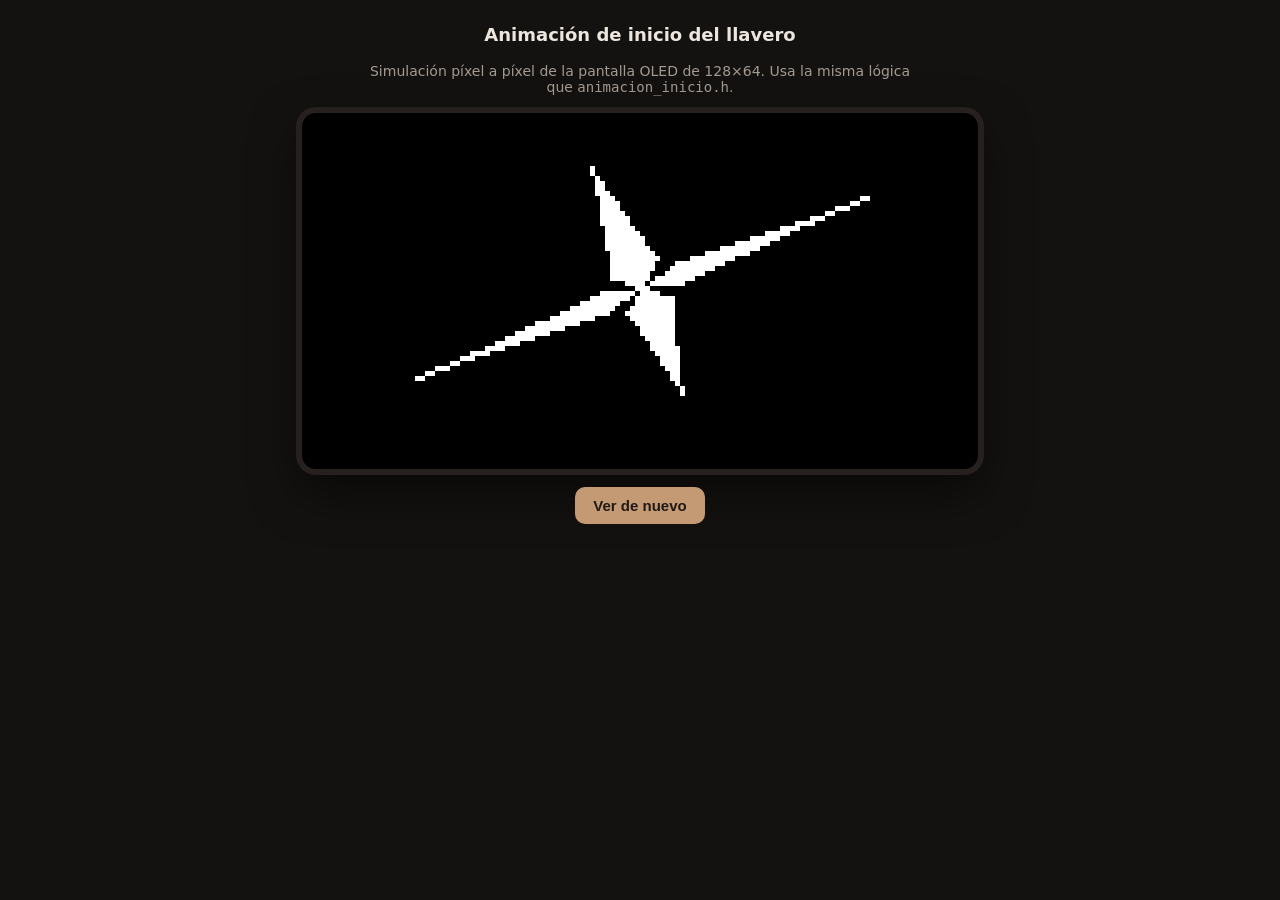
<file: llavero/vista_previa_animacion.html>
<!DOCTYPE html>
<html lang="es">
<head>
<meta charset="UTF-8">
<meta name="viewport" content="width=device-width, initial-scale=1">
<title>Animación llavero</title>
<style>
  :root{ --fondo:#141210; --texto:#EDE6DF; --tenue:#A39A92; --acento:#C49A74; }
  body{ margin:0; min-height:100vh; background:var(--fondo); color:var(--texto);
        font-family:system-ui, sans-serif; display:flex; flex-direction:column; align-items:center; gap:18px; padding:24px 16px; box-sizing:border-box; }
  h1{ font-size:18px; font-weight:600; margin:0; }
  p{ margin:0; color:var(--tenue); font-size:14px; text-align:center; max-width:560px; }
  .oled{ background:#000; padding:18px; border-radius:14px; box-shadow:0 0 0 6px #26211E, 0 20px 50px rgba(0,0,0,.6); }
  canvas{ display:block; image-rendering:pixelated; width:min(640px, calc(100vw - 80px)); aspect-ratio:2/1; }
  button{ background:var(--acento); color:#1F1915; border:0; border-radius:10px; padding:10px 18px; font-weight:600; font-size:15px; cursor:pointer; }
  .tira{ display:grid; grid-template-columns:repeat(4, 1fr); gap:10px; }
  .tira figure{ margin:0; }
  .tira canvas{ width:256px; background:#000; border-radius:6px; }
  .tira figcaption{ font-size:12px; color:var(--tenue); margin-top:4px; }
</style>
</head>
<body>
<h1>Animación de inicio del llavero</h1>
<p>Simulación píxel a píxel de la pantalla OLED de 128×64. Usa la misma lógica que <code>animacion_inicio.h</code>.</p>
<div class="oled"><canvas id="pantalla" width="128" height="64"></canvas></div>
<button id="otraVez">Ver de nuevo</button>
<div class="tira" id="tira"></div>

<script>
/* ---------- Pantalla monocromática 128x64 (como Adafruit_SSD1306) ---------- */
class Oled{
  constructor(){ this.px = new Uint8Array(128*64); }
  clearDisplay(){ this.px.fill(0); }
  getPixel(x,y){ return x>=0&&y>=0&&x<128&&y<64 ? this.px[y*128+x] : 0; }
  drawPixel(x,y,c){ x=Math.round(x); y=Math.round(y); if(x>=0&&y>=0&&x<128&&y<64) this.px[y*128+x]=c; }
  drawLine(x0,y0,x1,y1,c){
    let dx=Math.abs(x1-x0), sx=x0<x1?1:-1, dy=-Math.abs(y1-y0), sy=y0<y1?1:-1, e=dx+dy;
    for(;;){ this.drawPixel(x0,y0,c); if(x0===x1&&y0===y1) break; const e2=2*e; if(e2>=dy){e+=dy;x0+=sx;} if(e2<=dx){e+=dx;y0+=sy;} }
  }
  drawFastHLine(x,y,w,c){ for(let i=0;i<w;i++) this.drawPixel(x+i,y,c); }
  fillTriangle(x0,y0,x1,y1,x2,y2,c){
    const minX=Math.min(x0,x1,x2), maxX=Math.max(x0,x1,x2), minY=Math.min(y0,y1,y2), maxY=Math.max(y0,y1,y2);
    const area=(x1-x0)*(y2-y0)-(x2-x0)*(y1-y0);
    if(area===0){ this.drawLine(x0,y0,x1,y1,c); this.drawLine(x1,y1,x2,y2,c); return; }
    for(let y=minY;y<=maxY;y++) for(let x=minX;x<=maxX;x++){
      const w0=(x1-x)*(y2-y)-(x2-x)*(y1-y), w1=(x2-x)*(y0-y)-(x0-x)*(y2-y), w2=(x0-x)*(y1-y)-(x1-x)*(y0-y);
      if((w0>=0&&w1>=0&&w2>=0)||(w0<=0&&w1<=0&&w2<=0)) this.drawPixel(x,y,c);
    }
  }
  fillCircle(cx,cy,r,c){ for(let y=-r;y<=r;y++) for(let x=-r;x<=r;x++) if(x*x+y*y<=r*r) this.drawPixel(cx+x,cy+y,c); }
  fillRoundRect(ox,oy,w,h,r,c){ for(let y=oy;y<oy+h;y++) for(let x=ox;x<ox+w;x++) if(dentroRedondeado(x,y,ox,oy,w,h,r)) this.drawPixel(x,y,c); }
  pintar(canvas){
    const g=canvas.getContext("2d"), img=g.createImageData(128,64);
    for(let i=0;i<this.px.length;i++){ const v=this.px[i]?255:0; img.data.set([v, v, v, 255], i*4); }
    g.putImageData(img,0,0);
  }
}

/* ---------- Igual que animacion_inicio.h ---------- */
const BLANCO=1, NEGRO=0, PI=Math.PI, Q=PI/4;
const CXI=64, CYI=31, CX=CXI, CY=CYI;
const T_PUNTO=150, T_LINEA=300, T_GIRO=800, T_SELLO=1700, T_DISUELVE=2650, T_FIN=3950;
const ESTRELLA=[[0,36,3.5],[PI,36,3.5],[-PI/2,28,4.5],[PI/2,32,4.5],[-Q,15,2.8],[-3*Q,13,2.8],[Q,13,2.8],[3*Q,14,2.8]];
const MOTAS=[[18,100,3],[32,92,2],[55,105,3],[70,88,2],[112,95,3],[128,102,2],[150,90,3],[165,104,2],[196,98,3],[212,90,2],[236,104,3],[250,92,2],[290,100,2],[305,94,3],[328,104,2],[342,90,3]];
const OJO={ w:36, h:36, r:8, lx:23, ly:14 }; OJO.rx=OJO.lx+OJO.w+10; OJO.ry=OJO.ly;   // RoboEyes por defecto
const MAX_PART=160;
const R=Math.round;

const lim=v=>v<0?0:v>1?1:v;
const tramo=(t,a,b)=>lim((t-a)/(b-a));
const suave=x=>x<0.5?4*x*x*x:1-Math.pow(-2*x+2,3)/2;
const salida=x=>1-Math.pow(1-x,3);
const rebote=x=>{ const c1=1.70158,c3=c1+1; return 1+c3*Math.pow(x-1,3)+c1*Math.pow(x-1,2); };
function ruido(x,y){
  let n=(Math.imul(x>>>0,374761393)+Math.imul(y>>>0,668265263))>>>0;
  n=Math.imul((n^(n>>>13))>>>0,1274126177)>>>0;
  return ((n^(n>>>16))>>>0)&0xFF;
}
function dentroRedondeado(x,y,ox,oy,w,h,r){
  if(x<ox||y<oy||x>=ox+w||y>=oy+h) return false;
  const cx=x<ox+r?ox+r:(x>ox+w-1-r?ox+w-1-r:x), cy=y<oy+r?oy+r:(y>oy+h-1-r?oy+h-1-r:y);
  const dx=x-cx, dy=y-cy; return dx*dx+dy*dy<=r*r;
}
function brazo(d,ang,largo,ancho,pico=0.3){
  if(largo<0.5) return;
  const dx=Math.cos(ang), dy=Math.sin(ang), px=-dy, py=dx;
  const bx=CX+dx*largo*pico, by=CY+dy*largo*pico, tx=R(CX+dx*largo), ty=R(CY+dy*largo);
  d.fillTriangle(CXI,CYI,R(bx+px*ancho),R(by+py*ancho),tx,ty,BLANCO);
  d.fillTriangle(CXI,CYI,R(bx-px*ancho),R(by-py*ancho),tx,ty,BLANCO);
  d.drawLine(CXI,CYI,tx,ty,BLANCO);
}
function estrella(d,rot,esc,largoH,anchoH,kV,kD,pico=0.3){
  ESTRELLA.forEach(([ang,largo,ancho],i)=>{
    let L,g;
    if(i<2){ L=largoH; g=anchoH; } else if(i<4){ L=largo*kV; g=ancho*lim(kV*1.3); } else { L=largo*kD; g=ancho*lim(kD); }
    brazo(d,ang+rot,L*esc,g*esc,pico);
  });
}
function grabado(d,k,esc){
  if(k<=0) return;
  ESTRELLA.forEach(([ang,largo],i)=>{
    const L=largo*esc*(i<4?0.55:0.6)*k; if(L<1) return;
    d.drawLine(CXI,CYI,R(CX+Math.cos(ang)*L),R(CY+Math.sin(ang)*L),NEGRO);
  });
}
function grano(d){ for(let y=0;y<64;y++) for(let x=24;x<104;x++) if(ruido(x,y)<9&&d.getPixel(x,y)) d.drawPixel(x,y,NEGRO); }
function motas(d,t){
  MOTAS.forEach(([a,r,l],i)=>{
    const k=salida(lim((t-i*25)/180)); if(k<=0) return;
    const ar=a*PI/180, dx=Math.cos(ar), dy=Math.sin(ar), e=0.9+0.1*k;
    const x=CX+dx*50*(r/100)*e, y=CY+dy*27*(r/100)*e, ll=l*k;
    d.drawLine(R(x),R(y),R(x+dx*ll),R(y+dy*ll*0.6),BLANCO);
  });
}
function estrellaFinal(d){ estrella(d,0,1,36,3.5,1,1); grabado(d,1,1); grano(d); }

// Generador de azar con semilla (para que la tira de cuadros sea estable)
let semilla=1;
const azar=n=>{ semilla=(Math.imul(semilla,1664525)+1013904223)>>>0; return semilla%n; };

function nuevaAnimacion(){ return { part:[], capturada:false }; }

function cuadro(d,est,t){
  const {w,h,r,lx,ly,rx,ry}=OJO;
  d.clearDisplay();
  if(t>=T_FIN){ d.fillRoundRect(lx,ly,w,h,r,BLANCO); d.fillRoundRect(rx,ry,w,h,r,BLANCO); return; }
  if(t<T_PUNTO){}
  else if(t<T_LINEA){ d.fillCircle(CXI,CYI,R(salida(tramo(t,T_PUNTO,T_LINEA))*2),BLANCO); }
  else if(t<T_GIRO){
    const k=salida(tramo(t,T_LINEA,T_LINEA+300));
    const g=(t>T_LINEA+300&&Math.floor(t/45)%2)?0.7:1.3;
    estrella(d,0,1,2+k*56,g,0,0,0.06);
  }
  else if(t<T_SELLO){
    const u=suave(tramo(t,T_GIRO,T_SELLO));
    estrella(d,u*2*PI,1,58+(36-58)*u,1.3+(3.5-1.3)*u,salida(lim((u-0.1)/0.8)),rebote(lim((u-0.45)/0.55)),0.06+0.24*u);
  }
  else if(t<T_DISUELVE){
    const s=t-T_SELLO, esc=1+0.10*Math.exp(-s/90)*Math.sin(s/40);
    estrella(d,0,esc,36,3.5,1,1);
    grabado(d,salida(tramo(t,T_SELLO+80,T_SELLO+400)),esc);
    if(s>60) grano(d);
    if(s>100) motas(d,s-100);
  }
  else{
    const s=t-T_DISUELVE;
    if(!est.capturada){
      d.clearDisplay(); estrellaFinal(d);
      let vistos=0; const part=est.part;
      for(let y=0;y<64;y++) for(let x=16;x<112;x++){
        if(!d.getPixel(x,y)) continue;
        const slot=vistos<MAX_PART?vistos:azar(vistos+1); vistos++;
        if(slot<MAX_PART) part[slot]={sx:x,sy:y};
      }
      part.length=Math.min(vistos,MAX_PART);
      for(const p of part){
        const izq=p.sx<CX||(p.sx===CX&&azar(2));
        const ox=izq?lx:rx, oy=izq?ly:ry;
        let tx=ox+w/2, ty=oy+h/2;
        for(let i=0;i<6;i++){ const cx=ox+azar(w), cy=oy+azar(h); if(dentroRedondeado(cx,cy,ox,oy,w,h,r)){ tx=cx; ty=cy; break; } }
        p.tx=tx; p.ty=ty;
        const vx=tx-p.sx, vy=ty-p.sy; let m=Math.hypot(vx,vy); if(m<0.01) m=1;
        p.nx=-vy/m; p.ny=vx/m; p.arco=azar(25)-12;
        p.retraso=Math.floor(260*(1-lim(Math.hypot(p.sx-CX,p.sy-CY)/36))+azar(90));
      }
      est.capturada=true; d.clearDisplay();
    }
    const f=tramo(t,T_DISUELVE,T_DISUELVE+380);
    if(f<1){
      estrellaFinal(d); if(s<150) motas(d,1000);
      const umbral=Math.floor(f*255);
      for(let y=0;y<64;y++) for(let x=16;x<112;x++) if(ruido(x+7,y+3)<umbral&&d.getPixel(x,y)) d.drawPixel(x,y,NEGRO);
    }
    const o=tramo(t,T_DISUELVE+650,T_DISUELVE+1080);
    if(o>=1){ d.fillRoundRect(lx,ly,w,h,r,BLANCO); d.fillRoundRect(rx,ry,w,h,r,BLANCO); }
    else if(o>0){
      const umbral=Math.floor(o*255);
      for(let y=ly;y<ly+h;y++) for(let x=0;x<w;x++){
        if(ruido(lx+x,y)<umbral&&dentroRedondeado(lx+x,y,lx,ly,w,h,r)) d.drawPixel(lx+x,y,BLANCO);
        if(ruido(rx+x,y)<umbral&&dentroRedondeado(rx+x,y,rx,ry,w,h,r)) d.drawPixel(rx+x,y,BLANCO);
      }
    }
    for(const p of est.part){
      const a=(s-p.retraso)/700;
      for(let k=0;k<2;k++){
        const q=suave(lim(a-k*0.05)), bomba=p.arco*Math.sin(PI*q);
        d.drawPixel(R(p.sx+(p.tx-p.sx)*q+p.nx*bomba), R(p.sy+(p.ty-p.sy)*q+p.ny*bomba), BLANCO);
      }
    }
  }
}

/* ---------- Animación en vivo ---------- */
const pantalla=document.getElementById("pantalla"), oled=new Oled();
let est, inicio;
function reproducir(){ semilla=Date.now()>>>0; est=nuevaAnimacion(); inicio=performance.now(); requestAnimationFrame(paso); }
function paso(ahora){
  const t=ahora-inicio;
  cuadro(oled,est,t); oled.pintar(pantalla);
  if(t<T_FIN+1500) requestAnimationFrame(paso);
}
document.getElementById("otraVez").onclick=reproducir;
reproducir();

/* ---------- Tira de cuadros (?tira) para revisar cada etapa ---------- */
if(location.search.includes("tira")){
  semilla=7; const e=nuevaAnimacion(), o=new Oled();
  [200,450,700,950,1150,1350,1550,1720,1800,2100,2700,2850,3050,3300,3550,4000].forEach(t=>{
    cuadro(o,e,t);
    const fig=document.createElement("figure"), c=document.createElement("canvas");
    c.width=128; c.height=64; o.pintar(c);
    const cap=document.createElement("figcaption"); cap.textContent=t+" ms";
    fig.append(c,cap); document.getElementById("tira").appendChild(fig);
  });
}
</script>
</body>
</html>
</file>
<file: styles.css>
/* ============================================================
   KYNUS — app de notas (diseño de compu; el celular usa además movil.css)
   Estética del proyecto: cielo Y2K con nubes, marco de cuadritos rosas,
   ventanas tipo Windows 98, bordes negros y sombras duras.
   Liviano a propósito: sin desenfoques, sin transparencias encima de cosas
   que se mueven y sin animaciones de fondo (para que no se trabe el celular).
   ============================================================ */
:root{
  --tinta:      #111111;
  --texto-2:    #3A3450;
  --tenue:      #6C6585;
  --muy-tenue:  #9A94AE;
  --papel:      #FFFFFF;
  --papel-2:    #FBF7FF;
  --rosa:       #F49AD6;
  --rosa-claro: #F9D3EE;
  --rosa-cuadros:#F4B8E4;
  --lila:       #C9A4F2;
  --menta:      #9FE8C8;
  --manteca:    #FFDD8F;
  --celeste:    #A6D8F7;
  --durazno:    #FFB59C;
  --cielo-1:    #7FB9E6;
  --cielo-2:    #A9D2F0;
  --cielo-3:    #D7ECFA;
  --peligro:    #D93B5A;

  --borde: 3px solid var(--tinta);
  --borde-fino: 2px solid var(--tinta);
  --sombra: 5px 5px 0 var(--tinta);
  --sombra-chica: 3px 3px 0 var(--tinta);
  /* sombra lila con borde negro (como las ventanitas de los banners) */
  --sombra-ventana: 10px 10px 0 0 var(--lila), 10px 10px 0 3px var(--tinta);

  --fuente: "Archivo", system-ui, -apple-system, "Segoe UI", Roboto, sans-serif;
  --titulo: "Archivo Black", "Archivo", system-ui, sans-serif;
  --pixel:  "Press Start 2P", ui-monospace, monospace;

  --marco: 12px;
  --sup: env(safe-area-inset-top, 0px);
  --inf: env(safe-area-inset-bottom, 0px);
  --nav-alto: 72px;
}

*{ margin:0; padding:0; box-sizing:border-box; -webkit-tap-highlight-color:transparent; }
html, body{ height:100%; }
body{
  color:var(--tinta);
  font-family:var(--fuente);
  font-size:15px;
  line-height:1.5;
  -webkit-font-smoothing:antialiased;
  overflow:hidden;
  /* Cielo con nubes: todo en un solo fondo fijo (se pinta una vez, no cuesta nada) */
  background:
    radial-gradient(closest-side, rgba(255,255,255,.95), rgba(255,255,255,0)) -8vw 6vh / 52vw 16vw no-repeat,
    radial-gradient(closest-side, rgba(255,255,255,.85), rgba(255,255,255,0)) 78vw 30vh / 40vw 12vw no-repeat,
    radial-gradient(closest-side, rgba(255,255,255,.9),  rgba(255,255,255,0)) 22vw 74vh / 60vw 18vw no-repeat,
    radial-gradient(closest-side, rgba(255,255,255,.7),  rgba(255,255,255,0)) 60vw 2vh / 30vw 9vw no-repeat,
    linear-gradient(180deg, var(--cielo-1) 0%, var(--cielo-2) 50%, var(--cielo-3) 100%);
  background-color:var(--cielo-2);
}
button, input, textarea, select{ font:inherit; color:inherit; }
button{ background:none; border:none; cursor:pointer; }
input{ outline:none; }
svg{ width:18px; height:18px; flex-shrink:0; }
svg circle[r="1.6"]{ fill:currentColor; }
[hidden]{ display:none !important; }
:focus-visible{ outline:3px solid var(--tinta); outline-offset:2px; }
::selection{ background:rgba(244,154,214,.5); }
::placeholder{ color:var(--muy-tenue); opacity:1; }

/* Marco de cuadritos rosas (sólo en la compu: en el celular se ahorra el espacio) */
html:not(.movil) body::before{
  content:""; position:fixed; inset:0; z-index:100; pointer-events:none; padding:var(--marco);
  background:repeating-conic-gradient(var(--rosa-cuadros) 0 25%, #fff 0 50%) 0 0 / var(--marco) var(--marco);
  -webkit-mask:linear-gradient(#000 0 0) content-box, linear-gradient(#000 0 0);
  -webkit-mask-composite:xor;
  mask:linear-gradient(#000 0 0) content-box exclude, linear-gradient(#000 0 0);
}
html:not(.movil) body::after{
  content:""; position:fixed; inset:var(--marco); z-index:101; pointer-events:none; border:var(--borde);
}

/* ===================== PIEZAS COMUNES ===================== */
.caja{ background:var(--papel); border:var(--borde-fino); }
.marca{
  display:flex; align-items:center; gap:6px;
  font-family:var(--pixel); font-size:9px; letter-spacing:.04em; line-height:1.4;
}
.marca::before{
  content:""; width:13px; height:11px; flex-shrink:0;
  background:var(--tinta);
  clip-path:polygon(50% 0, 60% 38%, 100% 50%, 60% 62%, 50% 100%, 40% 62%, 0 50%, 40% 38%);
}
.icono{
  width:38px; height:38px;
  display:grid; place-items:center;
  background:var(--papel); border:var(--borde-fino);
  box-shadow:var(--sombra-chica);
  transition:translate .1s, box-shadow .1s, background .15s;
}
.icono:hover{ background:var(--rosa-claro); }
.icono:active{ translate:2px 2px; box-shadow:1px 1px 0 var(--tinta); }
.icono.chico{ width:28px; height:28px; border:none; box-shadow:none; background:none; }
.icono.chico:hover{ background:var(--rosa-claro); }
.icono.activo{ background:var(--rosa); }

.btn-acento{
  display:inline-flex; align-items:center; gap:8px;
  padding:13px 24px; border-radius:999px;
  background:var(--rosa); border:var(--borde); box-shadow:var(--sombra);
  font-weight:800; letter-spacing:-.01em;
  transition:translate .12s, box-shadow .12s, background .15s;
}
.btn-acento:hover{ background:#F7AEDF; translate:-2px -2px; box-shadow:7px 7px 0 var(--tinta); }
.btn-acento:active{ translate:3px 3px; box-shadow:2px 2px 0 var(--tinta); }

.btn-sec{
  padding:11px 16px;
  background:var(--papel); border:var(--borde-fino); box-shadow:var(--sombra-chica);
  font-weight:700;
}
.btn-sec:hover{ background:var(--rosa-claro); }
.btn-sec:active{ translate:2px 2px; box-shadow:1px 1px 0 var(--tinta); }
.btn-sec.ancho{ flex:1; background:var(--rosa); }

/* ===================== LAYOUT ===================== */
.app{
  position:relative; z-index:1;
  display:grid;
  grid-template-columns:310px 1fr;
  grid-template-rows:minmax(0,1fr);
  height:100%;
  padding:calc(var(--marco) + 22px + var(--sup)) calc(var(--marco) + 26px) calc(var(--marco) + 22px) calc(var(--marco) + 20px);
  gap:34px;
}
/* Sin panel queda una sola columna: si quedaran dos (0 + 1fr), el contenido
   caería en la de ancho 0 y se vería aplastado en una tira con scroll */
body.panel-oculto .app{ grid-template-columns:minmax(0,1fr); gap:0; }
body.panel-oculto .sidebar{ display:none; }
body.panel-oculto .principal{ padding-left:64px; }

/* ===================== SIDEBAR (una ventana) ===================== */
.sidebar{
  background:var(--papel);
  border:var(--borde);
  box-shadow:var(--sombra-ventana);
  padding:0 14px 16px;
  display:flex; flex-direction:column; gap:14px;
  min-height:0;
  overflow-y:auto;
  scrollbar-width:thin;
  scrollbar-color:var(--tinta) var(--rosa-claro);
}
.side-head{
  position:sticky; top:0; z-index:3;
  display:flex; justify-content:space-between; align-items:center; gap:10px;
  margin:0 -14px; padding:9px 10px 9px 14px;
  background:var(--rosa-claro); border-bottom:var(--borde);
}
.side-titulo{ display:flex; align-items:center; gap:10px; min-width:0; }
.side-head h1{ font-family:var(--titulo); font-style:italic; font-weight:400; font-size:22px; line-height:1; letter-spacing:-.01em; margin-top:4px; }
.side-acciones{ display:flex; gap:8px; }
.side-head .icono{ width:34px; height:34px; box-shadow:2px 2px 0 var(--tinta); }
.saludo{ font-style:italic; font-weight:700; font-size:16px; color:var(--texto-2); margin-top:-2px; }

.tabs{ display:grid; grid-template-columns:1fr 1fr; padding:4px; gap:4px; border:var(--borde-fino); background:var(--papel-2); }
.tab{
  display:flex; align-items:center; justify-content:center; gap:8px;
  padding:8px; font-weight:700; font-size:14px; color:var(--texto-2);
  border:2px solid transparent;
}
.tab:hover{ background:var(--rosa-claro); }
.tab.activa{ background:var(--rosa); color:var(--tinta); border-color:var(--tinta); box-shadow:2px 2px 0 var(--tinta); }

.buscar{ display:flex; align-items:center; gap:10px; padding:0 12px; color:var(--tenue); box-shadow:var(--sombra-chica); }
.buscar input{ flex:1; background:none; border:none; padding:10px 0; font-size:14px; min-width:0; color:var(--tinta); }
.buscar:focus-within{ background:var(--papel-2); }

.crear{ display:flex; align-items:center; gap:6px; padding:0; border:none; background:none; }
.btn-crear{
  flex:1; display:flex; align-items:center; gap:10px;
  padding:11px 14px;
  background:var(--rosa); border:var(--borde-fino); box-shadow:var(--sombra-chica);
  font-weight:800; font-size:14px;
  transition:translate .1s, box-shadow .1s, background .15s;
}
.btn-crear:hover{ background:#F7AEDF; }
.btn-crear:active{ translate:2px 2px; box-shadow:1px 1px 0 var(--tinta); }
.crear .icono{ height:44px; }

.secciones{ display:flex; flex-direction:column; gap:14px; }
.seccion{ padding:6px 6px 8px; }
.sec-head{ display:grid; grid-template-columns:28px 1fr 28px; align-items:center; border-bottom:2px dashed #D6CFE6; padding-bottom:4px; }
.sec-head h2{ text-align:center; font-family:var(--pixel); font-weight:400; font-size:9px; letter-spacing:.05em; text-transform:uppercase; }
.plegar svg{ transition:transform .2s; }
.seccion.plegada .sec-head{ border-bottom:none; padding-bottom:0; }
.seccion.plegada .plegar svg{ transform:rotate(-90deg); }
.seccion.plegada .lista, .seccion.plegada .vacia{ display:none; }
.vacia{ text-align:center; color:var(--tenue); font-size:13px; padding:12px 0 6px; }

.lista{ list-style:none; display:flex; flex-direction:column; gap:3px; margin-top:6px; }
.fila{
  display:flex; flex-direction:column; gap:2px;
  padding:8px 10px; cursor:pointer;
  border:2px solid transparent;
  transition:background .12s;
}
.fila:hover{ background:var(--rosa-claro); }
.fila.activa{ background:var(--rosa); border-color:var(--tinta); box-shadow:2px 2px 0 var(--tinta); }
.fila-titulo{ font-size:14px; font-weight:800; white-space:nowrap; overflow:hidden; text-overflow:ellipsis; }
.fila-meta{ display:flex; gap:6px; align-items:center; font-size:12px; color:var(--tenue); overflow:hidden; }
.fila.activa .fila-meta{ color:var(--texto-2); }
.fila-meta span:first-child{ white-space:nowrap; flex-shrink:0; }
.fila-meta span:last-child{ white-space:nowrap; overflow:hidden; text-overflow:ellipsis; }
.fila-meta svg{ width:12px; height:12px; }
.progreso{ height:8px; background:var(--papel); border:2px solid var(--tinta); overflow:hidden; margin-top:5px; }
.progreso i{ display:block; height:100%; background:var(--menta); }

/* ===================== PRINCIPAL ===================== */
.principal{
  position:relative;
  min-height:0; min-width:0;
  overflow-y:auto;
  padding:20px 22px calc(var(--nav-alto) + 46px) 18px;
  scrollbar-width:thin;
  scrollbar-color:var(--tinta) transparent;
}
.btn-abrir-panel{ position:absolute; top:20px; left:10px; z-index:5; }

.titulo-pagina{
  font-family:var(--titulo); font-style:italic; font-weight:400;
  font-size:clamp(44px, 6vw, 76px); line-height:.9; letter-spacing:-.01em;
  padding-top:6px;
}
.vacio{ display:flex; flex-direction:column; min-height:100%; }
.vacio-centro{
  flex:1; display:flex; flex-direction:column; align-items:center; justify-content:center;
  text-align:center; gap:10px; padding:40px 0;
}
.mascota{ position:relative; margin-bottom:14px; }
.mascota-estrella{
  position:absolute; right:-28px; top:-26px; width:48px; height:auto; aspect-ratio:74 / 62;
  color:#fff; --tallado:var(--rosa); filter:drop-shadow(0 0 8px rgba(244,154,214,.95));
  animation:flotar 5s ease-in-out infinite;
}
@keyframes flotar{ 50%{ translate:0 -7px; } }
.vacio-centro h2{ font-family:var(--titulo); font-style:italic; font-weight:400; font-size:30px; line-height:1; letter-spacing:-.01em; }
.vacio-centro p{ font-weight:600; color:var(--texto-2); margin-bottom:12px; }

/* ===================== EDITOR (otra ventana) ===================== */
.editor{
  max-width:780px; margin:0 auto;
  box-shadow:14px -14px 0 0 var(--lila), 14px -14px 0 3px var(--tinta);
}
.ed-head{
  display:flex; align-items:center; gap:10px;
  position:sticky; top:-20px; z-index:4;
  background:var(--rosa-claro); border:var(--borde);
  padding:7px 9px 7px 14px;
}
.ed-head .icono{ width:34px; height:34px; box-shadow:2px 2px 0 var(--tinta); }
.ed-ventana{ flex:1; min-width:0; font-size:14px; font-weight:800; white-space:nowrap; overflow:hidden; text-overflow:ellipsis; }
.ed-ventana::before{ content:"✦ "; }
.ed-acciones{ display:flex; gap:8px; }
.ed-hoja{ background:var(--papel); border:var(--borde); border-top:0; padding:4px 30px 40px; min-height:60vh; }

.ed-titulo{
  width:100%; background:none; border:none;
  font-family:var(--titulo); font-style:italic; font-weight:400;
  font-size:38px; letter-spacing:-.01em; line-height:1.05;
  padding:18px 0 12px;
}

.toolbar{
  display:flex; flex-wrap:wrap; align-items:center; gap:2px;
  padding:4px; margin-bottom:18px;
  background:var(--papel-2); border:var(--borde-fino); box-shadow:var(--sombra-chica);
  position:sticky; top:34px; z-index:3;
}
.toolbar button{
  min-width:34px; height:32px; padding:0 8px;
  font-size:14px; font-weight:700;
  display:grid; place-items:center;
  border:2px solid transparent;
}
.toolbar button:hover{ background:var(--rosa-claro); border-color:var(--tinta); }
.toolbar button.grabando{ background:var(--rosa); border-color:var(--tinta); color:var(--peligro); animation:latir 1s infinite; }
.toolbar .sep{ width:2px; height:20px; background:var(--tinta); margin:0 5px; }

.ed-cuerpo{
  min-height:45vh; outline:none;
  font-size:16.5px; line-height:1.7; overflow-wrap:anywhere;
}
.ed-cuerpo:empty::before{ content:attr(data-placeholder); color:var(--muy-tenue); }
.ed-cuerpo h2{ font-family:var(--titulo); font-weight:400; font-size:24px; line-height:1.15; margin:20px 0 6px; }
.ed-cuerpo ul, .ed-cuerpo ol{ padding-left:26px; }
.ed-cuerpo blockquote{ border-left:5px solid var(--rosa); background:var(--papel-2); padding:8px 14px; margin:12px 0; font-style:italic; }
.ed-cuerpo a{ color:#B0267A; font-weight:700; }

/* Tareas */
.items{ list-style:none; display:flex; flex-direction:column; }
.item, .nuevo-item{
  display:flex; align-items:center; gap:12px;
  padding:11px 4px; border-bottom:2px dashed #D6CFE6;
}
.check{
  width:24px; height:24px; flex-shrink:0;
  background:var(--papel); border:var(--borde-fino); box-shadow:2px 2px 0 var(--tinta);
  display:grid; place-items:center;
}
.check svg{ width:15px; height:15px; opacity:0; stroke-width:3; }
.item.hecho .check{ background:var(--rosa); }
.item.hecho .check svg{ opacity:1; }
.check.falso{ border-style:dashed; box-shadow:none; }
.item-txt{ flex:1; background:none; border:none; font-size:16px; font-weight:500; min-width:0; }
.item.hecho .item-txt{ text-decoration:line-through; text-decoration-thickness:2px; color:var(--tenue); }
.item-borrar{ color:var(--tenue); opacity:0; transition:opacity .15s; padding:4px; }
.item-borrar:hover{ color:var(--peligro); }
.item:hover .item-borrar, .item:focus-within .item-borrar{ opacity:1; }
.nuevo-item input{ flex:1; background:none; border:none; font-size:16px; }

/* Adjuntos */
.adjuntos{ display:flex; flex-direction:column; gap:14px; margin-top:26px; }
.adjuntos:empty{ display:none; }
.fotos{ display:grid; grid-template-columns:repeat(auto-fill, minmax(140px,1fr)); gap:12px; }
.foto{ position:relative; overflow:hidden; aspect-ratio:1; background:var(--papel-2); border:var(--borde-fino); box-shadow:var(--sombra-chica); }
.foto img{ width:100%; height:100%; object-fit:cover; display:block; cursor:zoom-in; }
.quitar{
  position:absolute; top:6px; right:6px;
  width:28px; height:28px; border-radius:50%;
  background:var(--papel); border:var(--borde-fino);
  display:grid; place-items:center;
}
.quitar:hover{ background:var(--rosa); }
.quitar svg{ width:14px; height:14px; }
.audio{ padding:12px; display:flex; flex-direction:column; gap:10px; box-shadow:var(--sombra-chica); }
.audio-fila{ display:flex; align-items:center; gap:10px; }
.audio audio{ flex:1; height:36px; min-width:0; }
.audio .quitar{ position:static; flex-shrink:0; }
.audio-acciones{ display:flex; gap:8px; flex-wrap:wrap; }
.chip{
  padding:6px 13px; border-radius:999px; font-size:13px; font-weight:800;
  background:var(--papel); border:var(--borde-fino); box-shadow:2px 2px 0 var(--tinta);
}
.chip:hover{ background:var(--rosa-claro); }
.chip:disabled{ opacity:.6; }
.transcripcion{ font-size:14px; color:var(--texto-2); background:var(--papel-2); border:2px dashed var(--lila); padding:10px 12px; white-space:pre-wrap; }

.visor{
  position:fixed; inset:0; z-index:110;
  background:rgba(17,17,17,.88);
  display:grid; place-items:center; padding:20px;
}
.visor img{ max-width:100%; max-height:100%; border:var(--borde); background:#fff; }

/* ===================== MODO LECTURA / ZEN ===================== */
body.zen .barra-nota, body.zen .busca-nota, body.zen .ed-meta .contador, body.zen .estado,
body.zen .sidebar, body.zen .nav, body.zen .toolbar, body.zen .ed-fecha,
body.zen #btnFijar, body.zen #btnNotaMenu, body.zen .quitar, body.zen .audio-acciones,
body.zen .nuevo-item, body.zen .item-borrar, body.zen .btn-abrir-panel{ display:none !important; }
body.zen .app{ grid-template-columns:1fr; }
body.zen .editor{ max-width:680px; }
body.zen .ed-head{ justify-content:flex-end; }
body.zen .ed-titulo{ font-size:44px; text-align:center; padding-top:30px; }
body.zen .ed-cuerpo{ font-size:19px; line-height:1.85; }
body.zen .principal{ padding-bottom:60px; }

/* ===================== NAV INFERIOR ===================== */
.nav{
  position:fixed; z-index:40;
  left:50%; transform:translateX(-50%);
  bottom:calc(var(--marco) + 18px + var(--inf));
  display:flex; align-items:center; gap:6px;
  padding:6px;
  background:var(--papel);
  border:var(--borde); border-radius:999px;
  box-shadow:var(--sombra);
}
.nav-btn{
  display:flex; align-items:center; gap:8px;
  padding:9px 16px; border-radius:999px;
  font-weight:700; font-size:14px; color:var(--texto-2);
  border:2px solid transparent;
}
.nav-btn:hover{ background:var(--rosa-claro); }
.nav-btn.activo{ background:var(--rosa-claro); border-color:var(--tinta); color:var(--tinta); }
#btnSync.ocupado{ background:var(--celeste); border-color:var(--tinta); pointer-events:none; }
#btnSync.ocupado svg{ animation:girar 1s linear infinite; }
#btnSync.listo{ background:var(--menta); border-color:var(--tinta); }
@keyframes girar{ to{ transform:rotate(360deg); } }
.grabar{
  width:56px; height:56px; border-radius:50%;
  background:var(--rosa); border:var(--borde); box-shadow:var(--sombra-chica);
  display:grid; place-items:center;
  transition:translate .1s, box-shadow .1s, background .15s;
}
.grabar svg{ width:24px; height:24px; }
.grabar:hover{ background:#F7AEDF; }
.grabar:active{ translate:2px 2px; box-shadow:1px 1px 0 var(--tinta); }
.grabar .ico-stop{ display:none; width:18px; height:18px; border-radius:3px; background:currentColor; }
.grabar.grabando{ background:var(--peligro); color:#fff; animation:latir 1s infinite; }
.grabar.grabando .ico-mic{ display:none; }
.grabar.grabando .ico-stop{ display:block; }
.grabar.ocupado{ background:var(--manteca); pointer-events:none; }
@keyframes latir{ 0%, 100%{ scale:1; } 50%{ scale:1.07; } }

/* ===================== BIENVENIDA ===================== */
.bienvenida{
  position:fixed; z-index:60;
  right:calc(var(--marco) + 26px); bottom:calc(var(--marco) + 26px + var(--inf));
  width:min(340px, calc(100vw - 40px));
  padding:0 18px 18px;
  background:var(--papel); border:var(--borde); box-shadow:var(--sombra-ventana);
  display:flex; flex-direction:column; gap:10px;
}
.bienvenida .marca{ margin:0 -18px 6px; padding:10px 14px; background:var(--rosa-claro); border-bottom:var(--borde); }
.bienvenida h3{ font-family:var(--titulo); font-style:italic; font-weight:400; font-size:22px; line-height:1.05; }
.bien-sub{ font-size:13.5px; color:var(--texto-2); }
.bienvenida input[type=text]{ background:var(--papel); border:var(--borde-fino); box-shadow:var(--sombra-chica); padding:11px 13px; margin-top:4px; }
.bienvenida input[type=text]:disabled{ opacity:.45; }
.bien-check{ display:flex; align-items:center; gap:10px; font-size:13.5px; color:var(--texto-2); cursor:pointer; }
.bien-check input{ width:18px; height:18px; accent-color:var(--rosa); }
.bien-botones{ display:flex; gap:10px; margin-top:6px; }

/* ===================== MENÚ ===================== */
.menu{
  position:fixed; z-index:80;
  min-width:230px;
  background:var(--papel); border:var(--borde); box-shadow:var(--sombra);
  padding:5px;
}
.menu button{
  width:100%; display:flex; align-items:center; gap:10px;
  padding:9px 12px; text-align:left; font-size:14px; font-weight:600;
}
.menu button:hover, .menu button:focus-visible{ background:var(--rosa-claro); outline:none; }
.menu button.peligro{ color:var(--peligro); }
.menu hr{ border:none; border-top:2px solid var(--tinta); margin:5px 2px; }

/* ===================== AVISO ===================== */
.aviso{
  position:fixed; z-index:95;
  left:50%; bottom:calc(var(--nav-alto) + 40px + var(--inf));
  transform:translate(-50%, 10px);
  max-width:calc(100vw - 32px);
  padding:11px 16px;
  background:var(--papel); border:var(--borde); box-shadow:var(--sombra);
  font-size:14px; font-weight:700;
  opacity:0; pointer-events:none;
  transition:opacity .2s, transform .2s;
}
.aviso.mostrar{ opacity:1; transform:translate(-50%, 0); }
.aviso.error{ background:var(--durazno); }
.aviso.ok{ background:var(--menta); }

.solo-movil{ display:none; }

/* ============================================================
   VERSIÓN 10 — la nota nueva y sus herramientas
   ============================================================ */

/* ---------- Estrellitas que titilan en el cielo ---------- */
.estrellitas i{
  position:fixed; z-index:0; width:14px; height:14px; pointer-events:none;
  background:#fff; opacity:.8;
  clip-path:polygon(50% 0, 61% 39%, 100% 50%, 61% 61%, 50% 100%, 39% 61%, 0 50%, 39% 39%);
  animation:titilar 3.4s ease-in-out infinite alternate;
}
.estrellitas i:nth-child(1){ left:38%; top:7%; }
.estrellitas i:nth-child(2){ left:63%; top:13%; width:10px; height:10px; background:var(--rosa); animation-delay:-1.2s; }
.estrellitas i:nth-child(3){ left:90%; top:8%; animation-delay:-2s; }
.estrellitas i:nth-child(4){ left:46%; top:93%; width:11px; height:11px; background:var(--lila); animation-delay:-.6s; }
.estrellitas i:nth-child(5){ left:80%; top:88%; animation-delay:-2.6s; }
.estrellitas i:nth-child(6){ left:97%; top:46%; width:9px; height:9px; animation-delay:-1.8s; }
.estrellitas i:nth-child(7){ left:28%; top:96%; width:10px; height:10px; background:var(--rosa); animation-delay:-3s; }
@keyframes titilar{ from{ opacity:.2; transform:scale(.55); } to{ opacity:.95; transform:scale(1.1); } }

/* ---------- Los ojitos de Kynus ---------- */
.ojitos{
  --ox:0px; --oy:0px;
  position:relative; flex-shrink:0; display:flex; align-items:center; justify-content:center; gap:4px;
  width:38px; height:25px; background:#0A0A10; border:2px solid var(--tinta); border-radius:6px; box-shadow:2px 2px 0 var(--tinta);
}
.ojitos i{
  width:10px; height:12px; border-radius:3px; background:#EEEBFB;
  transform:translate(var(--ox), var(--oy));
  transition:transform .2s ease-out, clip-path .2s, background .2s;
  animation:parpadeo 4.8s infinite;
}
@keyframes parpadeo{ 0%, 93%, 100%{ scale:1 1; } 95.5%{ scale:1 .1; } }
.ojitos.grande{ width:156px; height:88px; gap:14px; border:var(--borde); border-radius:10px; box-shadow:var(--sombra); }
.ojitos.grande i{ width:44px; height:46px; border-radius:12px; }
.ojitos.feliz i{ clip-path:inset(0 0 52% 0 round 3px); animation:none; }
.ojitos.escuchando i{ background:var(--rosa); animation:none; scale:1.08; }

/* ---------- Chispitas (cuando completás algo) ---------- */
.chispa{
  position:fixed; z-index:300; width:11px; height:11px; margin:-5.5px 0 0 -5.5px; pointer-events:none;
  clip-path:polygon(50% 0, 61% 39%, 100% 50%, 61% 61%, 50% 100%, 39% 61%, 0 50%, 39% 39%);
}

/* ---------- Estado en la lista ---------- */
.fila[data-estado="progreso"] .fila-titulo::before, .fila[data-estado="lista"] .fila-titulo::before{
  content:""; display:inline-block; width:9px; height:9px; margin-right:6px; vertical-align:1px;
  border-radius:50%; border:1.5px solid var(--tinta); background:var(--manteca);
}
.fila[data-estado="lista"] .fila-titulo::before{ background:var(--menta); }

/* ---------- Portada (fondo de la nota) ---------- */
.ed-portada{
  height:150px; margin:-4px -30px 6px; border-bottom:var(--borde);
  background-size:cover; background-position:center;
}
.portada-cielo{ background:radial-gradient(closest-side, rgba(255,255,255,.95), rgba(255,255,255,0)) -10% 20% / 60% 45% no-repeat, radial-gradient(closest-side, rgba(255,255,255,.85), rgba(255,255,255,0)) 105% 85% / 55% 40% no-repeat, linear-gradient(180deg, var(--cielo-1), var(--cielo-3)); }
.portada-atardecer{ background:linear-gradient(160deg, var(--durazno), var(--rosa) 55%, var(--lila)); }
.portada-lila{ background:linear-gradient(135deg, var(--lila), var(--rosa-claro)); }
.portada-menta{ background:linear-gradient(135deg, var(--menta), var(--celeste)); }
.portada-manteca{ background:linear-gradient(135deg, var(--manteca), var(--durazno)); }
.portada-cuadritos{ background:repeating-conic-gradient(var(--rosa-cuadros) 0 25%, #fff 0 50%) 0 0 / 26px 26px; }
.portada-noche{ background:radial-gradient(1.5px 1.5px at 12% 30%, #fff 99%, transparent), radial-gradient(1px 1px at 30% 70%, #fff 99%, transparent), radial-gradient(2px 2px at 48% 22%, #F9D3EE 99%, transparent), radial-gradient(1px 1px at 66% 60%, #fff 99%, transparent), radial-gradient(1.5px 1.5px at 82% 28%, #fff 99%, transparent), radial-gradient(2px 2px at 92% 75%, #C9A4F2 99%, transparent), radial-gradient(1px 1px at 22% 88%, #fff 99%, transparent), linear-gradient(160deg, #1A1830, #2D2557); }
.portada-estrellas{ background:radial-gradient(circle, var(--rosa) 0 2px, transparent 2.5px) 0 0 / 22px 22px, radial-gradient(circle, var(--lila) 0 1.5px, transparent 2px) 11px 11px / 22px 22px, #FBF0FA; }
.portada-foto{ background-size:cover; background-position:center; }

/* ---------- Línea de datos: estado · caracteres · fecha ---------- */
.ed-meta{ display:flex; flex-wrap:wrap; align-items:center; gap:8px 14px; margin:-2px 0 16px; font-size:12.5px; color:var(--tenue); }
.estado{
  display:inline-flex; align-items:center; gap:7px; padding:3px 11px 3px 8px; border-radius:999px;
  background:var(--papel); border:var(--borde-fino); box-shadow:2px 2px 0 var(--tinta);
  font-size:12.5px; font-weight:800; color:var(--tinta);
}
.estado:hover{ background:var(--rosa-claro); }
.estado i{ width:10px; height:10px; border-radius:50%; border:1.5px solid var(--tinta); background:#D6CFE6; }
.estado[data-estado="progreso"] i{ background:var(--manteca); }
.estado[data-estado="lista"] i{ background:var(--menta); }
.contador{ font-variant-numeric:tabular-nums; }
.contador.pasado{ color:var(--peligro); font-weight:800; }
.ed-meta .ed-fecha{ white-space:nowrap; }

/* Herramientas ocultas (botón ⌄ de la barra) */
body.sin-herramientas .toolbar{ display:none; }
body.sin-herramientas #bnHerramientas svg{ transform:rotate(180deg); }

/* ---------- Contenido de la nota (también en la presentación) ---------- */
.ed-cuerpo ul.lista-check, .diapo-contenido ul.lista-check{ list-style:none; padding-left:0; }
.ed-cuerpo ul.lista-check > li, .diapo-contenido ul.lista-check > li{ position:relative; padding-left:32px; margin:5px 0; }
.ed-cuerpo ul.lista-check > li::before, .diapo-contenido ul.lista-check > li::before{
  content:""; position:absolute; left:2px; top:.22em; width:18px; height:18px; cursor:pointer;
  background:#fff; border:2px solid var(--tinta); box-shadow:2px 2px 0 var(--tinta);
}
.ed-cuerpo ul.lista-check > li.hecho::before, .diapo-contenido ul.lista-check > li.hecho::before{
  background:var(--rosa) url("data:image/svg+xml,%3Csvg xmlns='http://www.w3.org/2000/svg' viewBox='0 0 24 24' fill='none' stroke='%23111' stroke-width='3.6' stroke-linecap='round' stroke-linejoin='round'%3E%3Cpath d='m5 12 5 5 9-10'/%3E%3C/svg%3E") center / 13px no-repeat;
}
.ed-cuerpo ul.lista-check > li.hecho, .diapo-contenido ul.lista-check > li.hecho{ color:var(--tenue); text-decoration:line-through; text-decoration-thickness:2px; }
.ed-cuerpo table.tabla, .diapo-contenido table.tabla{ display:block; max-width:100%; overflow-x:auto; border-collapse:collapse; margin:12px 0; }
.ed-cuerpo .tabla td, .diapo-contenido .tabla td{ border:2px solid var(--tinta); padding:7px 10px; min-width:64px; vertical-align:top; }
.ed-cuerpo .tabla tr:first-child td, .diapo-contenido .tabla tr:first-child td{ background:var(--rosa-claro); font-weight:800; }
.ed-cuerpo hr{ border:none; border-top:3px dashed var(--lila); margin:24px 0; }
.diapo-contenido blockquote{ border-left:5px solid var(--rosa); background:var(--papel-2); padding:8px 14px; margin:12px 0; font-style:italic; }
.fx-brillo{ color:#D63F9B; font-weight:700; text-shadow:0 0 6px rgba(244,154,214,.9), 0 0 14px rgba(201,164,242,.7); }
.fx-arcoiris{
  background:linear-gradient(90deg, #E25FB4, #9E6BE8, #4C9BE0, #3CC49A, #E8A93A);
  -webkit-background-clip:text; background-clip:text; color:transparent; font-weight:800;
}
.fx-pixel{ font-family:var(--pixel); font-size:.7em; letter-spacing:.02em; }

/* Resultados de buscar en la nota */
::highlight(kynus-busqueda){ background-color:#FFE9B0; }
::highlight(kynus-actual){ background-color:var(--rosa); color:#111; }
.item.coincide{ background:#FFF6DA; }
.item.actual{ background:var(--rosa-claro); }

/* ---------- Fuentes de la nota ---------- */
.fuente-serif .ed-cuerpo, .fuente-serif .ed-titulo, .fuente-serif .item-txt{ font-family:Georgia, "Times New Roman", serif; }
.fuente-serif .ed-titulo{ font-weight:700; }
.fuente-mono .ed-cuerpo, .fuente-mono .ed-titulo, .fuente-mono .item-txt{ font-family:ui-monospace, "Cascadia Code", Consolas, monospace; }
.fuente-mono .ed-titulo{ font-style:normal; font-weight:700; letter-spacing:-.03em; }
.fuente-pixel .ed-cuerpo, .fuente-pixel .item-txt{ font-family:var(--pixel); font-size:11.5px; line-height:2.1; }
.fuente-pixel .ed-titulo{ font-family:var(--pixel); font-style:normal; font-size:22px; line-height:1.5; }

/* ---------- Adjuntos: archivos ---------- */
.archivo{ display:flex; align-items:center; gap:12px; flex-wrap:wrap; padding:10px 12px; box-shadow:var(--sombra-chica); }
.archivo-tipo{
  width:44px; height:52px; flex-shrink:0; display:grid; place-items:center;
  font-family:var(--pixel); font-size:8px; background:var(--manteca); border:var(--borde-fino); box-shadow:2px 2px 0 var(--tinta);
}
.archivo-tipo[data-ext="pdf"]{ background:var(--durazno); }
.archivo-tipo[data-ext="docx"], .archivo-tipo[data-ext="doc"]{ background:var(--celeste); }
.archivo-tipo[data-ext="txt"], .archivo-tipo[data-ext="md"]{ background:var(--menta); }
.archivo-info{ flex:1; min-width:120px; display:flex; flex-direction:column; }
.archivo-info b{ font-size:14px; font-weight:800; word-break:break-word; }
.archivo-info small{ color:var(--tenue); }
.archivo-acciones{ display:flex; gap:6px; flex-wrap:wrap; }
.archivo .quitar{ position:static; flex-shrink:0; }

/* ---------- Barra de la nota (abajo, mientras editás) ---------- */
.barra-nota{
  position:fixed; z-index:41; left:50%; transform:translateX(-50%);
  bottom:calc(var(--marco) + 18px + var(--inf));
  display:none; align-items:center; gap:10px;
}
body.editando .barra-nota{ display:flex; }
body.editando .nav{ display:none; }
body.presentando .barra-nota{ display:none; }
.barra-nota .grupo{ display:flex; gap:2px; padding:5px; background:var(--papel); border:var(--borde); border-radius:999px; box-shadow:var(--sombra); }
.barra-nota .grupo button{ width:42px; height:42px; border-radius:999px; display:grid; place-items:center; border:2px solid transparent; transition:background .15s; }
.barra-nota .grupo button:hover{ background:var(--rosa-claro); }
.barra-nota .grupo button.activo{ background:var(--rosa-claro); border-color:var(--tinta); }
.barra-nota .grupo svg{ width:20px; height:20px; transition:transform .2s; }
.barra-nota .grabar{ box-shadow:var(--sombra); }

/* Buscar en la nota */
.busca-nota{
  position:fixed; z-index:45; left:50%; transform:translateX(-50%);
  bottom:calc(var(--marco) + 92px + var(--inf));
  width:min(460px, calc(100vw - 32px));
  display:flex; align-items:center; gap:6px; padding:6px 8px 6px 12px;
  background:var(--papel); border:var(--borde); box-shadow:var(--sombra);
}
.busca-nota > svg{ color:var(--tenue); }
.busca-nota input{ flex:1; min-width:0; border:none; background:none; font-size:15px; padding:6px 0; }
.busca-cuenta{ font-family:var(--pixel); font-size:9px; color:var(--texto-2); white-space:nowrap; }
.busca-nota button{ width:32px; height:32px; display:grid; place-items:center; border:2px solid transparent; }
.busca-nota button:hover{ background:var(--rosa-claro); border-color:var(--tinta); }

/* ---------- Menú grande de la nota ---------- */
.menu-rico{
  position:fixed; z-index:85; width:350px; max-height:min(72vh, 620px);
  display:flex; flex-direction:column;
  background:var(--papel); border:var(--borde); box-shadow:var(--sombra-ventana);
}
.mr-cabeza{ flex-shrink:0; display:flex; align-items:center; gap:10px; padding:10px 12px; background:var(--rosa-claro); border-bottom:var(--borde); }
.mr-cabeza b{ display:block; font-weight:800; font-size:15px; }
.mr-cabeza small{ display:block; font-size:12px; color:var(--texto-2); }
.mr-atras{ flex-shrink:0; width:32px; height:32px; display:grid; place-items:center; background:var(--papel); border:var(--borde-fino); box-shadow:2px 2px 0 var(--tinta); }
.mr-cuerpo{ overflow-y:auto; padding:6px; overscroll-behavior:contain; scrollbar-width:thin; }
.mr-item{ width:100%; display:flex; align-items:center; gap:12px; padding:8px 10px; text-align:left; border:2px solid transparent; }
.mr-item:hover, .mr-item:focus-visible{ background:var(--rosa-claro); border-color:var(--tinta); outline:none; }
.mr-ico{ flex-shrink:0; width:34px; height:34px; display:grid; place-items:center; background:var(--papel-2); border:var(--borde-fino); }
.mr-ico:empty{ background:var(--papel); }
.mr-item.sin-ico .mr-ico{ display:none; }
.mr-item.activo .mr-ico{ background:var(--rosa); }
.mr-txt{ flex:1; min-width:0; display:flex; flex-direction:column; }
.mr-txt b{ font-weight:800; font-size:14.5px; line-height:1.25; }
.mr-txt small{ font-size:12.5px; color:var(--tenue); }
.mr-flecha svg{ width:16px; height:16px; }
.mr-badge{ font-family:var(--pixel); font-size:7px; padding:4px 6px; background:var(--manteca); border:var(--borde-fino); }
.mr-item.peligro{ color:var(--peligro); }
.mr-item.peligro .mr-ico{ background:#FDE7EC; }
.menu-rico hr{ border:none; border-top:2px solid var(--tinta); margin:5px 2px; }
.mr-subtitulo{ font-family:var(--pixel); font-size:9px; color:var(--texto-2); padding:12px 6px 7px; }
.mr-muestras{ display:grid; grid-template-columns:repeat(4, 1fr); gap:8px; padding:6px 4px 10px; }
.mr-muestra{ aspect-ratio:1.15; display:flex; align-items:flex-end; padding:4px; border:var(--borde-fino); box-shadow:2px 2px 0 var(--tinta); }
.mr-muestra span{ font-size:10px; font-weight:800; background:var(--papel); border:1.5px solid var(--tinta); padding:0 4px; }
.mr-muestra.activo{ outline:3px solid var(--rosa); outline-offset:2px; }
.mr-tabla{ display:grid; grid-template-columns:repeat(6, 1fr); gap:4px; padding:10px 8px 4px; }
.mr-tabla button{ aspect-ratio:1; background:var(--papel); border:2px solid #CFC7E2; }
.mr-tabla button.on{ background:var(--rosa); border-color:var(--tinta); }
.mr-tabla-txt{ text-align:center; font-weight:800; font-size:13px; padding:6px 0 10px; }
.mr-efectos{ display:flex; flex-wrap:wrap; gap:8px; padding:0 4px 6px; }
.mr-efecto{ padding:6px 12px; font-weight:800; font-size:13px; background:var(--papel); border:var(--borde-fino); box-shadow:2px 2px 0 var(--tinta); }
.re-rosa{ background:#F9D3EE; } .re-menta{ background:#C9F5E1; } .re-manteca{ background:#FFE9B0; } .re-celeste{ background:#CFE9FB; }
.co-rosa{ color:#D63F9B; } .co-lila{ color:#7B45C6; } .co-azul{ color:#2F6FD6; }
.mr-efecto.fx-pixel{ font-size:9px; }
.mr-efecto.fx-arcoiris{
  background:linear-gradient(90deg, #E25FB4, #9E6BE8, #4C9BE0, #3CC49A, #E8A93A);
  -webkit-background-clip:text; background-clip:text; color:transparent;
}
/* Con la búsqueda abierta, los avisos suben para no taparla */
body.buscando .aviso{ bottom:calc(var(--nav-alto) + 104px + var(--inf)); }
.quitar-fx{ background:var(--papel-2); }

/* ---------- Ventanita (QR) ---------- */
.modal{ position:fixed; inset:0; z-index:120; display:grid; place-items:center; padding:20px; background:rgba(17,17,17,.4); }
.modal-ventana{ width:min(400px, 100%); background:var(--papel); border:var(--borde); box-shadow:var(--sombra-ventana); }
.modal-barra{ display:flex; justify-content:space-between; align-items:center; padding:8px 8px 8px 14px; background:var(--rosa-claro); border-bottom:var(--borde); font-weight:800; }
.modal-barra span::before{ content:"✦ "; }
.modal-barra button{ width:30px; height:28px; display:grid; place-items:center; background:var(--papel); border:var(--borde-fino); font-weight:800; font-size:18px; line-height:1; }
.modal-cuerpo{ display:flex; flex-direction:column; gap:12px; padding:18px; text-align:center; font-weight:500; }
.modal-cargando{ font-family:var(--pixel); font-size:10px; padding:30px 0; }
.qr{ width:min(250px, 100%); margin:0 auto; padding:8px; background:#fff; border:var(--borde-fino); box-shadow:var(--sombra-chica); }
.qr svg{ display:block; width:100%; height:auto; }
.modal-nota{ font-size:13px; background:var(--manteca); border:2px solid var(--tinta); padding:6px 10px; }
.modal-botones{ display:flex; gap:10px; }

/* ---------- Presentación ---------- */
.presentacion{
  position:fixed; inset:0; z-index:150;
  display:flex; flex-direction:column; align-items:center; justify-content:center; gap:18px;
  padding:calc(24px + var(--sup)) 20px calc(20px + var(--inf));
  background:
    radial-gradient(closest-side, rgba(255,255,255,.9), rgba(255,255,255,0)) -10vw 8vh / 55vw 16vw no-repeat,
    radial-gradient(closest-side, rgba(255,255,255,.8), rgba(255,255,255,0)) 70vw 80vh / 50vw 14vw no-repeat,
    linear-gradient(180deg, var(--cielo-1), var(--cielo-2) 50%, var(--cielo-3));
}
.diapo-marco{
  width:min(1040px, 100%); aspect-ratio:16 / 9; max-height:calc(100% - 84px);
  display:flex; flex-direction:column;
  background:var(--papel); border:var(--borde);
  box-shadow:16px -16px 0 0 var(--lila), 16px -16px 0 3px var(--tinta);
}
.diapo-barra{ flex-shrink:0; display:flex; justify-content:space-between; align-items:center; padding:8px 8px 8px 14px; background:var(--rosa-claro); border-bottom:var(--borde); font-weight:800; }
.diapo-barra span::before{ content:"✦ "; }
.diapo-barra button{ width:32px; height:30px; display:grid; place-items:center; background:var(--papel); border:var(--borde-fino); font-weight:800; font-size:19px; line-height:1; }
.diapo{ flex:1; min-height:0; overflow:auto; display:flex; flex-direction:column; padding:clamp(20px, 4vw, 56px); font-size:clamp(17px, 2.1vw, 26px); line-height:1.5; }
/* El contenido queda centrado en alto si es cortito (y se puede scrollear si es largo) */
.diapo > :first-child{ margin-top:auto; }
.diapo > :last-child{ margin-bottom:auto; }
.diapo h2{ font-family:var(--titulo); font-style:italic; font-weight:400; font-size:clamp(28px, 4.4vw, 58px); line-height:1; letter-spacing:-.01em; margin-bottom:.55em; }
.diapo-contenido ul, .diapo-contenido ol{ padding-left:1.2em; }
.diapo-contenido p + p{ margin-top:.5em; }
.diapo-portada{ display:flex; flex-direction:column; align-items:center; justify-content:center; gap:16px; text-align:center; }
.diapo-portada h1{ font-family:var(--titulo); font-style:italic; font-weight:400; font-size:clamp(38px, 7vw, 96px); line-height:.92; letter-spacing:-.01em; }
.diapo-portada p{ font-family:var(--pixel); font-size:clamp(9px, 1vw, 12px); color:var(--texto-2); }
.diapo-estrella{ width:clamp(80px, 11vw, 130px); height:auto; aspect-ratio:74 / 62; color:#fff; --tallado:var(--rosa); filter:drop-shadow(0 0 14px rgba(244,154,214,.95)); }
.diapo-controles{ display:flex; align-items:center; gap:10px; padding:6px; background:var(--papel); border:var(--borde); border-radius:999px; box-shadow:var(--sombra); }
.diapo-controles button{ width:44px; height:44px; border-radius:50%; display:grid; place-items:center; background:var(--rosa); border:var(--borde-fino); }
.diapo-controles button:disabled{ opacity:.35; }
.diapo-controles svg{ width:20px; height:20px; }
#diapoPantalla{ background:var(--papel); }
#diapoCuenta{ min-width:68px; text-align:center; font-family:var(--pixel); font-size:11px; }

/* ============================================================
   TUTORIAL (primera vez)
   ============================================================ */
/* Los movimientos (foco, ventana, textos) los anima tutorial.js con curvas de resorte;
   acá sólo hay lo que se repite: el latido del foco y las rayitas de la barra. */
.tuto-capa{ position:fixed; inset:0; z-index:400; }
.tuto-foco{
  position:fixed; z-index:401; left:0; top:0; pointer-events:none;
  border:3px solid var(--rosa); border-radius:12px;
  box-shadow:0 0 0 4px #fff, 0 0 18px 6px rgba(244,154,214,.8), 0 0 0 9999px rgba(23,22,31,.58);
}
.tuto-foco::after{
  content:""; position:absolute; inset:-3px; pointer-events:none;
  border:2px solid #fff; border-radius:inherit; corner-shape:inherit; opacity:0;
  animation:tuto-latido 1.9s cubic-bezier(.2,.7,.3,1) .6s infinite;
}
@keyframes tuto-latido{ 0%{ inset:-3px; opacity:.95; } 100%{ inset:-18px; opacity:0; } }
.tuto-foco.centro{ border-color:transparent; box-shadow:0 0 0 9999px rgba(23,22,31,.58); }
.tuto-foco.centro::after{ display:none; }
.tuto-ventana{
  position:fixed; z-index:402; left:0; top:0; width:min(360px, calc(100vw - 24px));
  background:var(--papel); border:var(--borde); box-shadow:var(--sombra-ventana);
  overflow:hidden; will-change:transform;
}
.tuto-ventana.grande{ width:min(430px, calc(100vw - 24px)); }
.tuto-ventana button{ transition:scale .35s cubic-bezier(.34,1.56,.64,1), translate .1s, box-shadow .1s, background .15s; }
.tuto-ventana button:active{ scale:.95; }
.tuto-ojos i{ transition:transform .55s cubic-bezier(.34,1.56,.64,1), clip-path .25s, background .2s; }
.tuto-barra{ display:flex; justify-content:space-between; align-items:center; padding:8px 12px 8px 14px; background:var(--rosa-claro); border-bottom:var(--borde); font-weight:800; font-size:14px; }
.tuto-barra span:first-child::before{ content:"✦ "; }
.tuto-cuenta{ font-family:var(--pixel); font-size:9px; }
.tuto-cuerpo{ display:flex; flex-direction:column; gap:12px; padding:16px 18px 16px; }
.tuto-cabeza{ display:flex; align-items:center; gap:12px; }
.tuto-ventana.grande .tuto-cabeza{ flex-direction:column; text-align:center; gap:14px; padding-top:4px; }
.tuto-cabeza h3{ font-family:var(--titulo); font-style:italic; font-weight:400; font-size:21px; line-height:1.05; letter-spacing:-.01em; }
.tuto-ventana.grande .tuto-cabeza h3{ font-size:28px; }
.tuto-ventana.grande #tutoTexto{ text-align:center; }
.tuto-ojos.grande{ width:120px; height:68px; gap:11px; }
.tuto-ojos.grande i{ width:34px; height:36px; border-radius:10px; }
#tutoTexto{ font-size:14.5px; line-height:1.5; color:var(--texto-2); font-weight:500; }
.tuto-nombre{ display:flex; flex-direction:column; gap:6px; font-size:13px; font-weight:700; }
.tuto-nombre input{ padding:11px 13px; font-size:16px; background:var(--papel); border:var(--borde-fino); box-shadow:var(--sombra-chica); }
.tuto-progreso{ height:10px; background:var(--papel); border:var(--borde-fino); border-radius:999px; overflow:hidden; }
.tuto-progreso i{
  display:block; height:100%; width:0; border-radius:999px;
  background:repeating-linear-gradient(90deg, var(--rosa) 0 10px, var(--lila) 10px 20px);
  transition:width .7s cubic-bezier(.34,1.4,.5,1);
  animation:tuto-rayas .8s linear infinite;
}
@keyframes tuto-rayas{ to{ background-position:20px 0; } }
.tuto-botones{ display:flex; align-items:center; gap:8px; }
.tuto-saltear{ margin-right:auto; padding:6px 2px; font-size:13px; font-weight:700; color:var(--tenue); text-decoration:underline; text-underline-offset:3px; }
.tuto-saltear:hover{ color:var(--tinta); }
.tuto-botones .btn-sec{ padding:9px 14px; font-size:14px; }
.tuto-siguiente{ flex:0 1 auto; }

@media (prefers-reduced-motion:reduce){
  *{ animation:none !important; transition:none !important; }
}

/* ============================================================
   ESQUINAS ESTILO APPLE
   Apple no redondea con un cuarto de círculo: usa esquinas "continuas"
   (squircle), donde la curva empieza de a poco y no se nota el corte.
   Donde el navegador lo soporta (corner-shape) se usa esa curva de verdad,
   con el radio un poco más grande para que se vea igual que en iOS;
   en el resto queda un redondeo común con los radios de iOS.
   Las píldoras y los círculos (barra de abajo, grabar) quedan como están:
   Apple también los usa así.
   ============================================================ */
:root{
  --r-mini:   5px;   /* etiquetas y cuadritos */
  --r-chico:  8px;   /* botones de 28–34 px y filas de menú */
  --r-boton: 11px;   /* botones de 38–46 px y campos de texto */
  --r-grande:14px;   /* botones principales grandes */
  --sq: 1;           /* cuánto se agranda el radio con la curva squircle */
}
@supports (corner-shape: squircle){ :root{ --sq: 1.6; } }

.icono.chico, .side-head .icono, .ed-head .icono, .toolbar button, .busca-nota button, .mr-atras,
.modal-barra button, .diapo-barra button, .mr-ico, .menu button, .mr-item, .fila, .tab,
.mr-efecto, .mr-muestra{
  border-radius:calc(var(--r-chico) * var(--sq));
}
.icono, .btn-sec, .btn-crear, .buscar, .toolbar, .modal-nota,
.tuto-nombre input, .bienvenida input[type=text]{
  border-radius:calc(var(--r-boton) * var(--sq));
}
.btn-acento{ border-radius:calc(var(--r-grande) * var(--sq)); }
/* Esquinas concéntricas: la caja de las pestañas = radio de la pestaña + su relleno */
.tabs{ border-radius:calc(var(--r-chico) * var(--sq) + 6px); }
.mr-tabla button, .mr-badge, .mr-muestra span{ border-radius:calc(var(--r-mini) * var(--sq)); }

@supports (corner-shape: squircle){
  :is(.icono, .btn-sec, .btn-crear, .btn-acento, .buscar, .toolbar, .toolbar button, .tabs, .tab,
      .busca-nota button, .mr-atras, .modal-barra button, .diapo-barra button, .mr-ico, .menu button,
      .mr-item, .fila, .mr-efecto, .mr-muestra, .mr-muestra span, .mr-tabla button, .mr-badge,
      .modal-nota, .tuto-nombre input, .bienvenida input[type=text], .tuto-foco){
    corner-shape:squircle;
  }
}

/* ---------- Agendar: tarjeta del evento (cuando no hay Google conectado) ---------- */
.evento-tarjeta{
  display:flex; flex-direction:column; gap:4px; padding:14px 16px; text-align:left;
  background:var(--papel-2); border:var(--borde-fino); box-shadow:var(--sombra-chica);
  border-radius:calc(var(--r-boton) * var(--sq));
}
.evento-cuando{ font-family:var(--pixel); font-size:8px; line-height:1.6; color:var(--texto-2); text-transform:uppercase; }
.evento-tarjeta b{ font-family:var(--titulo); font-style:italic; font-weight:400; font-size:20px; line-height:1.15; }
.evento-agregar{ justify-content:center; text-decoration:none; color:var(--tinta); }
.modal-chico{ font-size:12.5px; color:var(--tenue); }
@supports (corner-shape: squircle){ .evento-tarjeta{ corner-shape:squircle; } }

/* ---------- Llavero vinculado en esta sesión: puntito menta en el botón ---------- */
#btnSync{ position:relative; }
#btnSync.vinculado::after{
  content:""; position:absolute; top:4px; left:28px; width:9px; height:9px; border-radius:50%;
  background:var(--menta); border:1.5px solid var(--tinta);
}

/* ---------- v21: el título es un textarea (en el celular baja de renglón en vez de cortarse) ---------- */
.ed-titulo{ display:block; resize:none; overflow:hidden; field-sizing:content; min-height:1.2em; color:inherit; outline:none; }
.side-estrella{ display:none; }   /* la estrellita junto a los ojitos sólo se ve en el celular */
</file>
<file: movil.css>
/* ============================================================
   KYNUS — diseño para celular (Android / iPhone)
   Se activa con la clase html.movil, que pone el script del <head>
   según el dispositivo. No depende solo del ancho de pantalla.
   Misma estética que la compu pero más liviana: sin marco de cuadritos,
   sombras más chicas y una sola ventana a la vez.
   ============================================================ */

html.movil{
  --nav-alto:76px;
  --sombra-ventana:6px 6px 0 0 var(--lila), 6px 6px 0 3px var(--tinta);
  -webkit-text-size-adjust:100%;
  text-size-adjust:100%;
}
html.movil body{ font-size:16px; }
html.movil svg{ width:20px; height:20px; }

html.movil .solo-pc{ display:none !important; }
html.movil .solo-movil{ display:grid; }
html.movil .btn-abrir-panel{ display:none !important; }

/* ---------- Una sola columna: lista ↔ editor ---------- */
html.movil .app{
  grid-template-columns:1fr !important;
  padding:calc(12px + var(--sup)) 12px 0;
  gap:0 !important;
}
html.movil .sidebar{
  display:flex !important;
  border-bottom:none;
  box-shadow:none;
  padding:0 12px calc(var(--nav-alto) + 30px + var(--inf));
  gap:12px;
}
html.movil .side-head{ margin:0 -12px; padding:9px 10px 9px 12px; }
html.movil .principal{ display:none; padding:20px 4px calc(var(--nav-alto) + 36px + var(--inf)) 0 !important; }
html.movil body.editando .sidebar{ display:none !important; }
html.movil body.editando .principal{ display:block; }

/* ---------- Panel ---------- */
html.movil .side-head h1{ font-size:24px; }
html.movil .saludo{ font-size:17px; }
html.movil .icono{ width:42px; height:42px; }
html.movil .side-head .icono, html.movil .ed-head .icono{ width:40px; height:40px; }
html.movil .icono.chico{ width:34px; height:34px; }

html.movil .tab{ padding:10px 8px; font-size:15px; }
html.movil .buscar input{ padding:12px 0; font-size:16px; }
html.movil .btn-crear{ padding:13px 14px; font-size:15px; }
html.movil .crear .icono{ height:48px; }

html.movil .sec-head{ grid-template-columns:34px 1fr 34px; }
html.movil .vacia{ font-size:14px; }
html.movil .fila{ padding:11px 10px; gap:3px; }
html.movil .fila-titulo{ font-size:16px; }
html.movil .fila-meta{ font-size:13px; }

/* ---------- Editor ---------- */
html.movil .editor{ box-shadow:8px -8px 0 0 var(--lila), 8px -8px 0 3px var(--tinta); margin-right:8px; }
html.movil .ed-head{ padding:7px 8px; gap:8px; }
html.movil .ed-fecha{ font-size:12px; }
html.movil .ed-hoja{ padding:2px 16px 30px; min-height:calc(100svh - 160px); }
html.movil .ed-titulo{ font-size:30px; padding:14px 0 10px; }
html.movil .toolbar{
  top:40px; padding:4px; margin-bottom:14px;
  flex-wrap:nowrap; overflow-x:auto; scrollbar-width:none;
}
html.movil .toolbar::-webkit-scrollbar{ display:none; }
html.movil .toolbar button{ min-width:40px; height:38px; font-size:16px; flex-shrink:0; }
html.movil .ed-cuerpo{ font-size:17px; line-height:1.65; }
html.movil .ed-cuerpo h2{ font-size:23px; }

/* ---------- Tareas ---------- */
html.movil .item, html.movil .nuevo-item{ padding:13px 2px; gap:12px; }
html.movil .check{ width:26px; height:26px; }
html.movil .check svg{ width:16px; height:16px; }
html.movil .item-txt, html.movil .nuevo-item input{ font-size:16px; }
html.movil .item-borrar{ opacity:1; padding:6px; }

/* ---------- Adjuntos ---------- */
html.movil .fotos{ grid-template-columns:repeat(2, 1fr); gap:10px; }
html.movil .quitar{ width:32px; height:32px; }
html.movil .audio audio{ height:40px; }
html.movil .chip{ padding:8px 14px; font-size:14px; }
html.movil .transcripcion{ font-size:15px; }

/* ---------- Barra inferior ---------- */
html.movil .nav{
  left:12px; right:12px; transform:none;
  justify-content:space-between;
  bottom:calc(10px + var(--inf));
  padding:5px;
}
html.movil .nav-btn{ flex:1; justify-content:center; flex-direction:column; gap:2px; padding:7px 4px; font-size:12px; }
html.movil .nav-btn svg{ width:22px; height:22px; }
html.movil .grabar{ width:58px; height:58px; flex-shrink:0; }
html.movil .grabar svg{ width:26px; height:26px; }
html.movil .grabar .ico-stop{ width:20px; height:20px; }

/* ---------- Menús, avisos, bienvenida ---------- */
html.movil .menu{ min-width:240px; }
html.movil .menu button{ padding:12px; font-size:15px; }
html.movil .aviso{ font-size:15px; padding:12px 16px; }

html.movil .bienvenida{
  left:12px; right:12px; width:auto;
  bottom:calc(var(--nav-alto) + 26px + var(--inf));
  padding:0 16px 16px; gap:10px;
}
html.movil .bienvenida .marca{ margin:0 -16px 6px; }
html.movil .bienvenida h3{ font-size:22px; }
html.movil .bien-sub{ font-size:14px; }
html.movil .bienvenida input[type=text]{ padding:12px 14px; font-size:16px; }
html.movil .bien-check{ font-size:14px; }
html.movil .bien-check input{ width:20px; height:20px; }
html.movil .btn-sec{ padding:12px 16px; font-size:15px; }
html.movil .btn-acento{ padding:13px 22px; font-size:16px; }

/* ---------- Versión 10: la nota nueva ---------- */
html.movil .estrellitas i:nth-child(n+4){ display:none; }
html.movil .ojitos.grande{ width:128px; height:74px; gap:12px; }
html.movil .ojitos.grande i{ width:36px; height:38px; border-radius:10px; }
html.movil .ed-portada{ height:110px; margin:-2px -16px 6px; }
html.movil .ed-meta{ gap:8px 12px; margin-bottom:14px; }
html.movil .estado{ font-size:13px; padding:4px 12px 4px 9px; }

/* Barra de la nota a todo el ancho */
html.movil .barra-nota{
  left:12px; right:12px; transform:none; justify-content:space-between; gap:6px;
  bottom:calc(10px + var(--inf));
}
html.movil .barra-nota .grupo{ padding:4px; }
html.movil .barra-nota .grupo button{ width:38px; height:38px; }
html.movil .barra-nota .grabar{ width:52px; height:52px; }
html.movil .barra-nota .grabar svg{ width:22px; height:22px; }
html.movil .busca-nota{ left:12px; right:12px; width:auto; transform:none; bottom:calc(var(--nav-alto) + 10px + var(--inf)); }

/* El menú grande sube desde abajo, como una hoja */
html.movil .menu-rico{
  left:10px; right:10px; width:auto;
  bottom:calc(var(--nav-alto) + 14px + var(--inf));
  max-height:min(68svh, 560px);
}
/* En el tutorial el menú es más bajito, así la ventana del tutorial entra arriba sin taparlo */
html.movil body.tutorial .menu-rico{ max-height:max(220px, calc(100svh - var(--nav-alto) - 334px)); }
html.movil .mr-item{ padding:10px; }
html.movil .mr-muestras{ grid-template-columns:repeat(4, 1fr); }

/* Presentación en el celular */
html.movil .presentacion{ gap:14px; padding:calc(14px + var(--sup)) 12px calc(14px + var(--inf)); }
html.movil .diapo-marco{ aspect-ratio:auto; height:calc(100svh - 120px); max-height:none; box-shadow:8px -8px 0 0 var(--lila), 8px -8px 0 3px var(--tinta); }
html.movil .diapo{ padding:20px 18px; font-size:18px; }
html.movil .diapo h2{ font-size:30px; }

/* ---------- Modo lectura ---------- */
html.movil body.zen .ed-titulo{ font-size:32px; }
html.movil body.zen .ed-cuerpo{ font-size:19px; }
html.movil body.zen .principal{ padding-bottom:40px !important; }

/* Llavero vinculado: en el celular el puntito va en la esquina del botón */
html.movil #btnSync.vinculado::after{ left:auto; right:7px; top:5px; }

/* ============================================================
   VERSIÓN 21 — el celular respira
   El panel deja de ser una ventana blanca de borde a borde: arriba está la cara
   de Kynus (los ojitos grandes, en el medio, con su estrellita) sobre el cielo,
   y debajo las notas como tarjetitas sueltas. Menos bordes negros encimados,
   los mismos detalles: cielo, ventanitas, pasteles, ojitos y estrellas.
   ============================================================ */
html.movil .app{ padding:0; }

/* ---------- El panel, sobre el cielo ---------- */
html.movil .sidebar{
  display:grid !important; grid-template-columns:minmax(0, 1fr) auto; align-content:start;
  gap:14px 10px;
  background:none; border:none; box-shadow:none;
  height:100%; overflow-y:auto;
  padding:calc(8px + var(--sup)) 16px calc(var(--nav-alto) + 36px + var(--inf));
}
html.movil .sidebar > *{ grid-column:1 / -1; min-width:0; }
html.movil .sidebar > .buscar{ grid-column:1; }
html.movil .sidebar > .crear{ grid-column:2; }

/* La cara de Kynus */
html.movil .side-head{
  position:relative; margin:0; padding:4px 0 0;
  flex-direction:column; align-items:center; gap:0;
  background:none; border:none;
}
html.movil .side-titulo{ position:relative; flex-direction:column; align-items:center; gap:14px; width:100%; }
html.movil .side-titulo > div{ order:-1; display:flex; flex-direction:column; align-items:center; }
html.movil .side-head h1{ position:absolute; width:1px; height:1px; overflow:hidden; clip-path:inset(50%); }   /* las pestañas ya dicen dónde estás */
html.movil .side-head .marca{ font-size:10px; }
html.movil .side-head .ojitos.grande{
  width:140px; height:80px; gap:16px; border-radius:18px;
  box-shadow:6px 6px 0 0 var(--lila), 6px 6px 0 3px var(--tinta);
}
html.movil .side-head .ojitos.grande i{ width:40px; height:44px; border-radius:12px; }
html.movil .side-estrella{
  display:block; position:absolute; top:22px; left:calc(50% + 62px);
  width:40px; height:auto; aspect-ratio:74 / 62;
  color:#fff; --tallado:var(--rosa); filter:drop-shadow(0 0 7px rgba(244,154,214,.95));
  animation:flotar 5s ease-in-out infinite;
}
html.movil .side-acciones{ position:absolute; top:calc(2px + var(--sup) * 0); right:0; }
html.movil .side-head .icono{ width:40px; height:40px; border-radius:50%; corner-shape:round; box-shadow:3px 3px 0 var(--tinta); }
html.movil .saludo{ text-align:center; font-size:18px; margin-top:-4px; }

/* Pestañas como píldora */
html.movil .tabs{ border-radius:999px; corner-shape:round; padding:4px; box-shadow:3px 3px 0 var(--tinta); background:var(--papel); }
html.movil .tab{ border-radius:999px; corner-shape:round; padding:9px 8px; }
html.movil .tab.activa{ box-shadow:none; }

/* Buscar y crear en la misma fila */
html.movil .buscar{ height:48px; padding:0 14px; border-radius:16px; box-shadow:3px 3px 0 var(--tinta); }
html.movil .buscar input{ padding:0; }
html.movil .crear{ gap:0; }
html.movil .btn-crear{
  flex:none; width:54px; height:48px; padding:0; justify-content:center;
  border-radius:16px 0 0 16px; box-shadow:3px 3px 0 var(--tinta);
}
html.movil .btn-crear svg{ width:24px; height:24px; }
html.movil .btn-crear span{ position:absolute; width:1px; height:1px; overflow:hidden; clip-path:inset(50%); white-space:nowrap; }
html.movil .crear .icono{ width:34px; height:48px; border-left:none; border-radius:0 16px 16px 0; box-shadow:3px 3px 0 var(--tinta); }

/* Secciones sin caja: el título chiquito y las notas como tarjetas */
html.movil .secciones{ gap:20px; }
html.movil .seccion{ background:none; border:none; padding:0; }
html.movil .seccion[data-sec="fijadas"]:has(#vaciaFijadas:not([hidden])){ display:none; }
html.movil .sec-head{ grid-template-columns:30px 1fr 30px; border-bottom:none; padding:0; }
html.movil .sec-head h2{ text-align:left; font-size:9px; letter-spacing:.08em; }
html.movil .sec-head .icono.chico{ width:30px; height:30px; }
html.movil .lista{ gap:10px; margin-top:8px; }
html.movil .fila{
  background:var(--papel); border:2px solid var(--tinta); border-radius:16px;
  box-shadow:3px 3px 0 var(--tinta); padding:12px 14px; gap:4px;
}
html.movil .fila:active{ translate:2px 2px; box-shadow:1px 1px 0 var(--tinta); }
html.movil .seccion[data-sec="fijadas"] .fila{ background:var(--rosa-claro); }
html.movil .vacia{
  margin-top:8px; padding:20px 14px; border:2px dashed #B5ABCB; border-radius:16px;
  background:rgba(255, 255, 255, .6); color:var(--texto-2); font-weight:600;
}

/* ---------- La nota abierta ---------- */
html.movil .principal{ padding:calc(10px + var(--sup)) 16px calc(var(--nav-alto) + 34px + var(--inf)) 12px !important; }
html.movil .editor{ margin:0; box-shadow:6px 6px 0 0 var(--lila), 6px 6px 0 3px var(--tinta); }
html.movil .ed-head{ top:-10px; padding:6px 8px; }
html.movil .ed-head .icono{ width:38px; height:38px; }
html.movil .ed-hoja{ padding:2px 16px 28px; }
html.movil .ed-titulo{ font-size:28px; line-height:1.08; padding:14px 0 8px; }
html.movil .ed-meta{ gap:6px 10px; font-size:12px; margin-bottom:12px; }
html.movil .ed-meta .ed-fecha{ flex-basis:100%; font-size:11.5px; }
html.movil .toolbar{
  top:46px; padding:3px 6px; margin-bottom:14px;
  border-radius:999px; corner-shape:round; box-shadow:none; background:var(--papel-2);
}
html.movil .toolbar button{ min-width:36px; height:34px; }

/* ---------- Barras de abajo, un poco más livianas ---------- */
html.movil .nav{ box-shadow:4px 4px 0 var(--tinta); padding:4px; }
html.movil .nav-btn{ padding:6px 4px; font-size:11.5px; }
html.movil .barra-nota .grupo{ box-shadow:3px 3px 0 var(--tinta); }
html.movil .barra-nota .grupo button{ width:36px; height:36px; }
/* Lista vacía (y sin estar buscando): cómo empezar */
html.movil .sidebar:has(#buscador:placeholder-shown) #vaciaTodas::after{
  content:"Tocá el botón rosa de arriba para escribir, o el micrófono para agendar con la voz.";
  display:block; margin-top:6px; font-size:13px; font-weight:500; color:var(--tenue);
}
</file>
